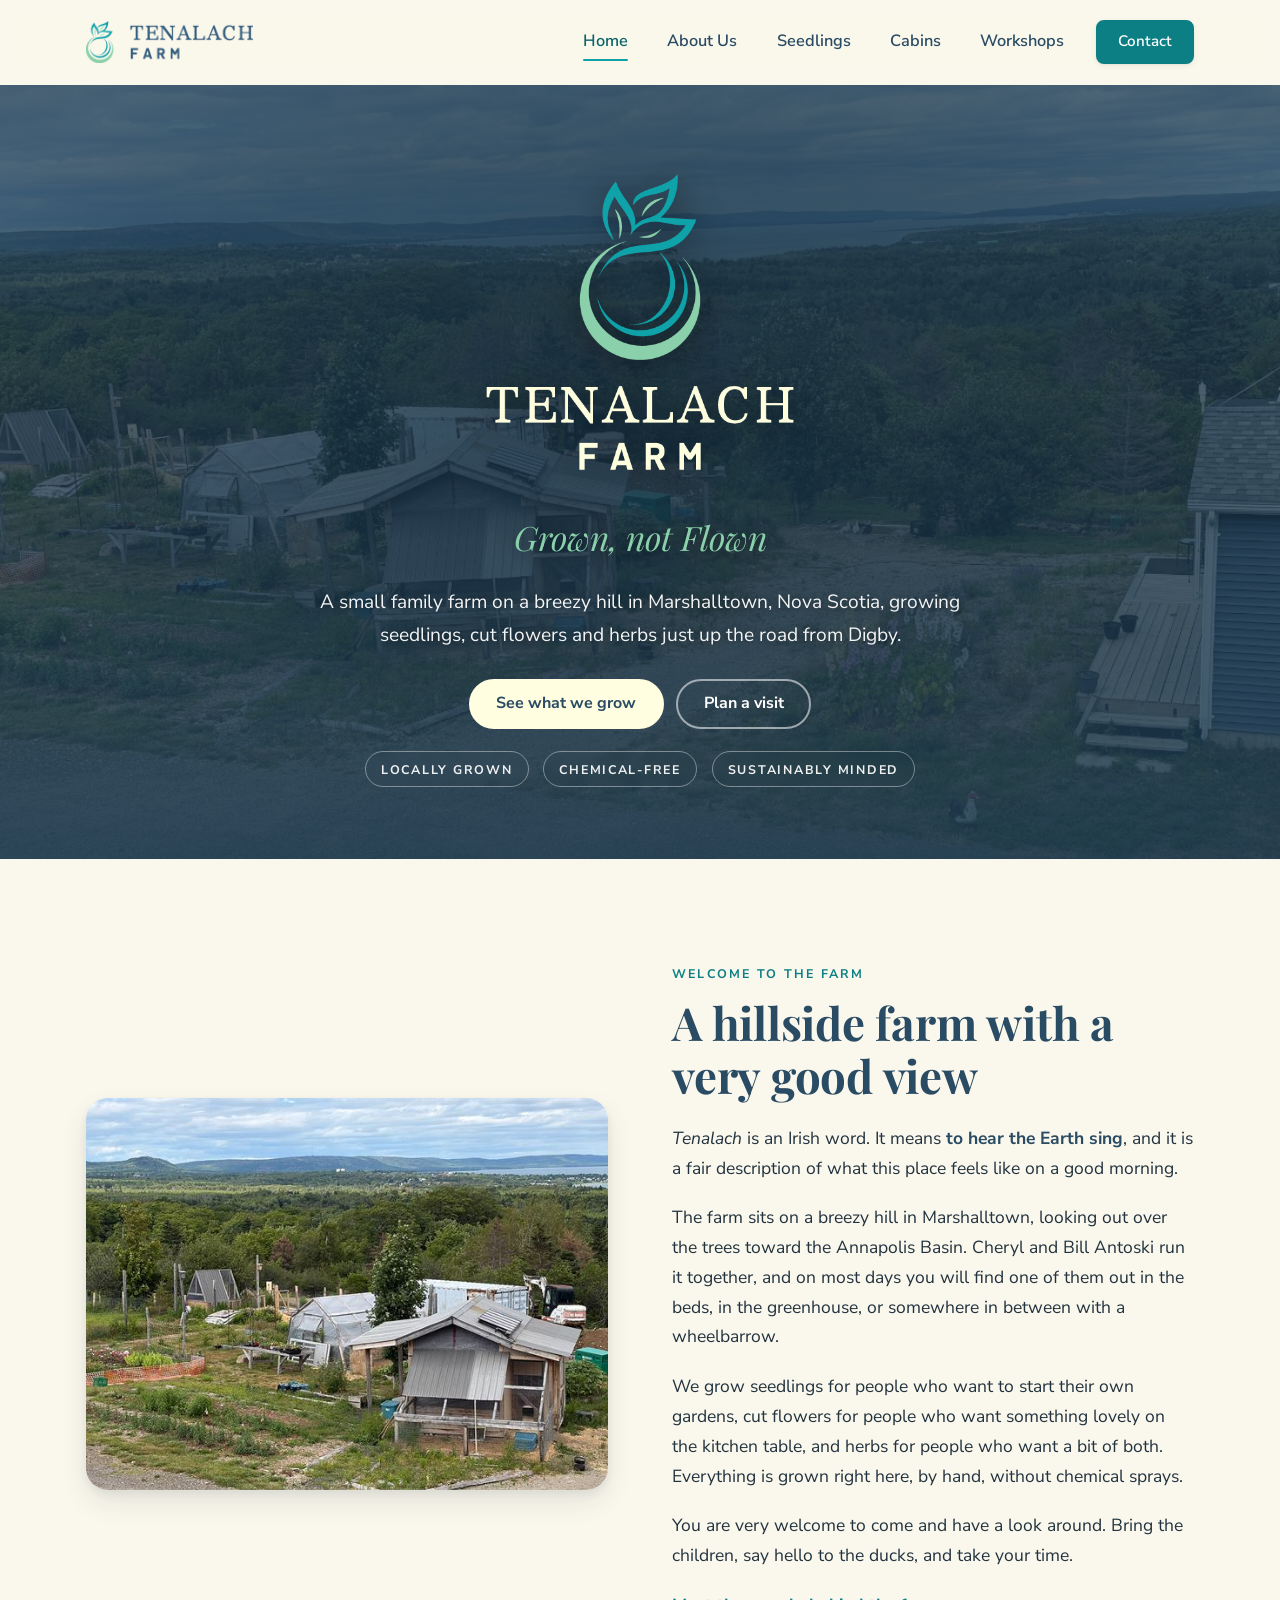
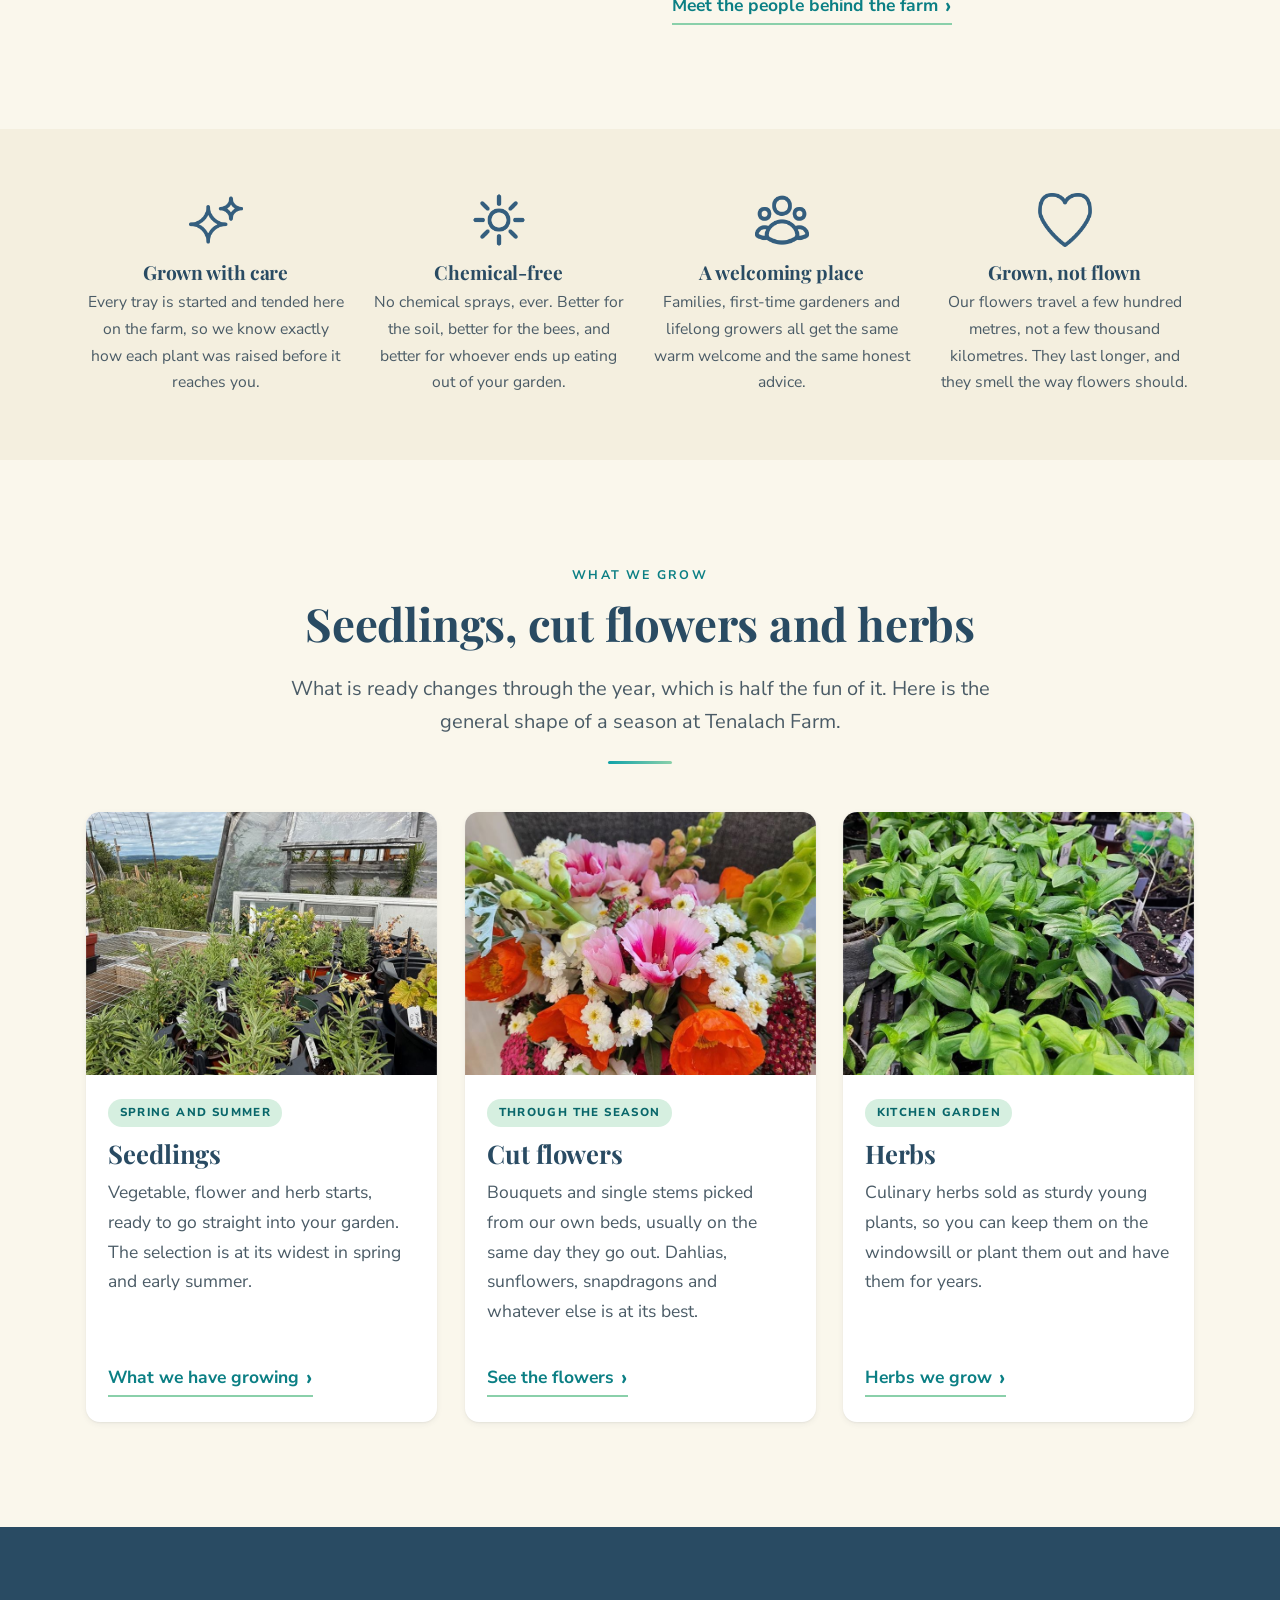
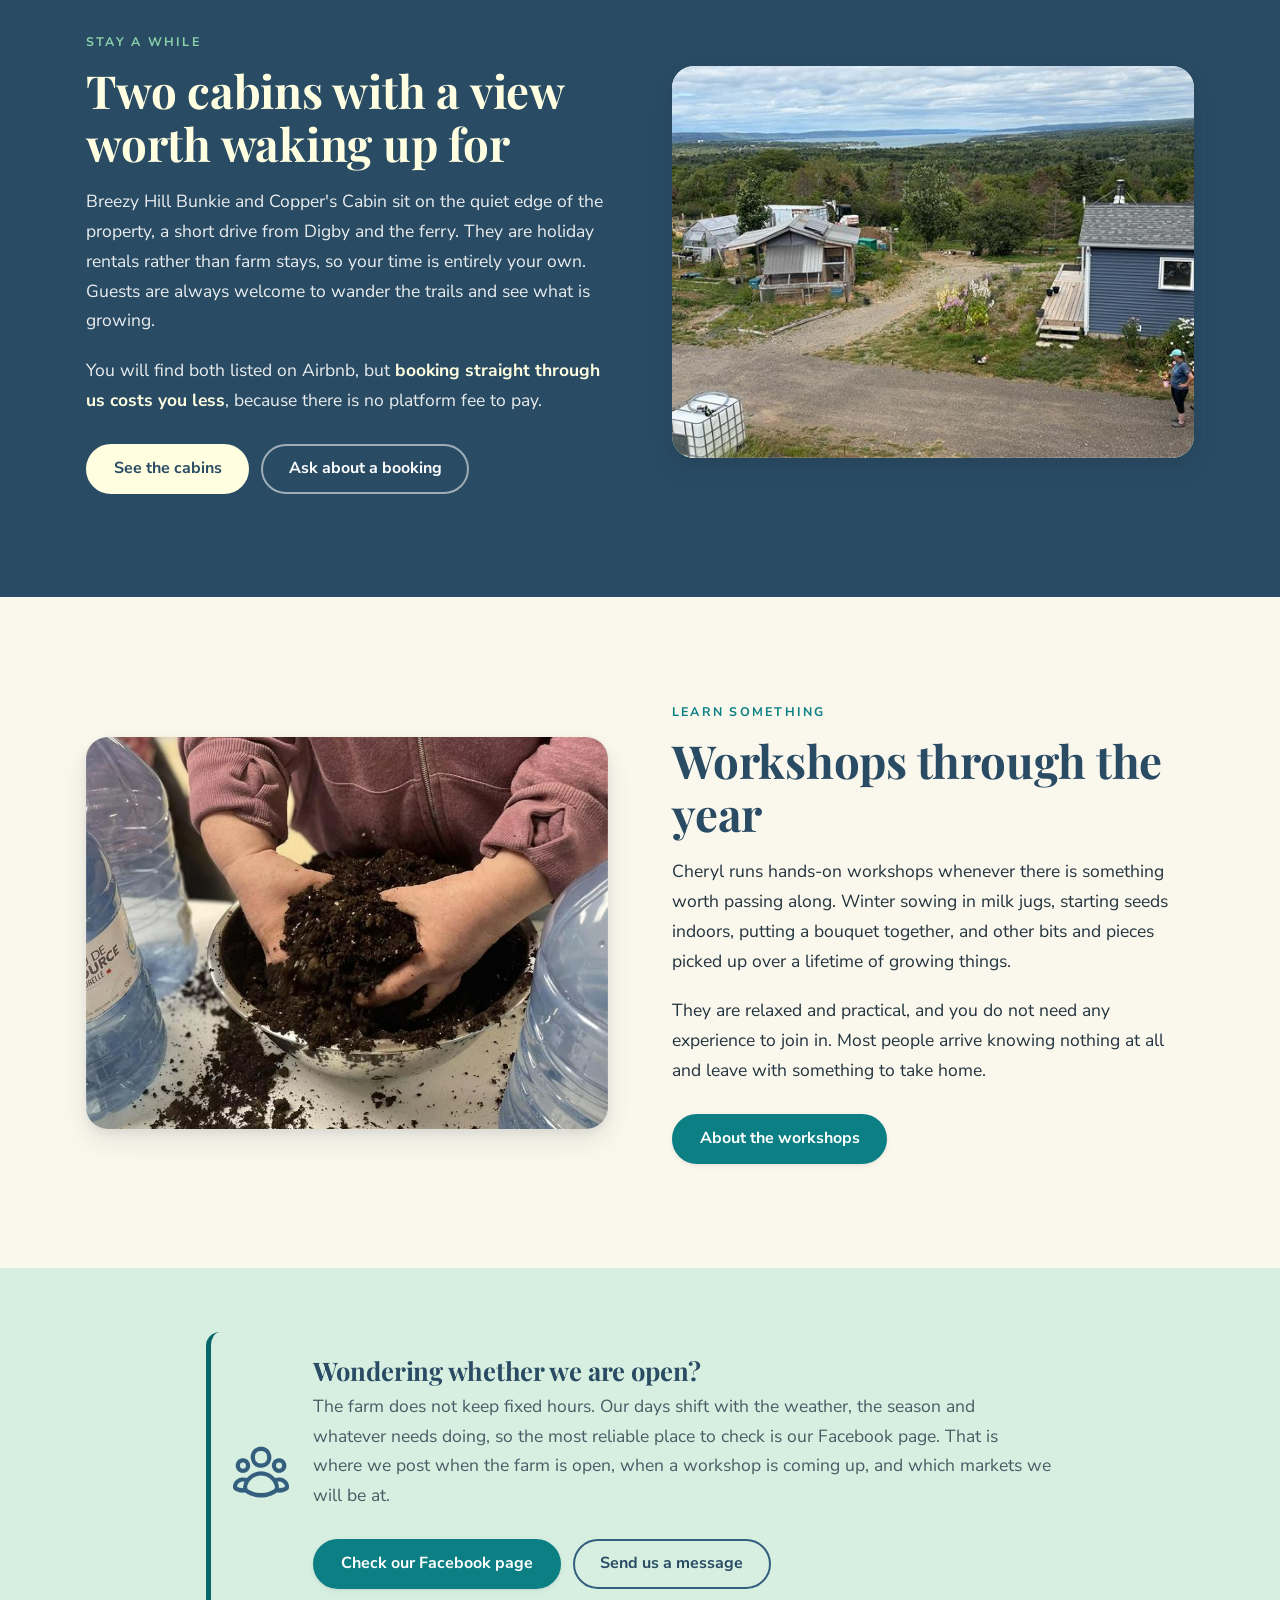
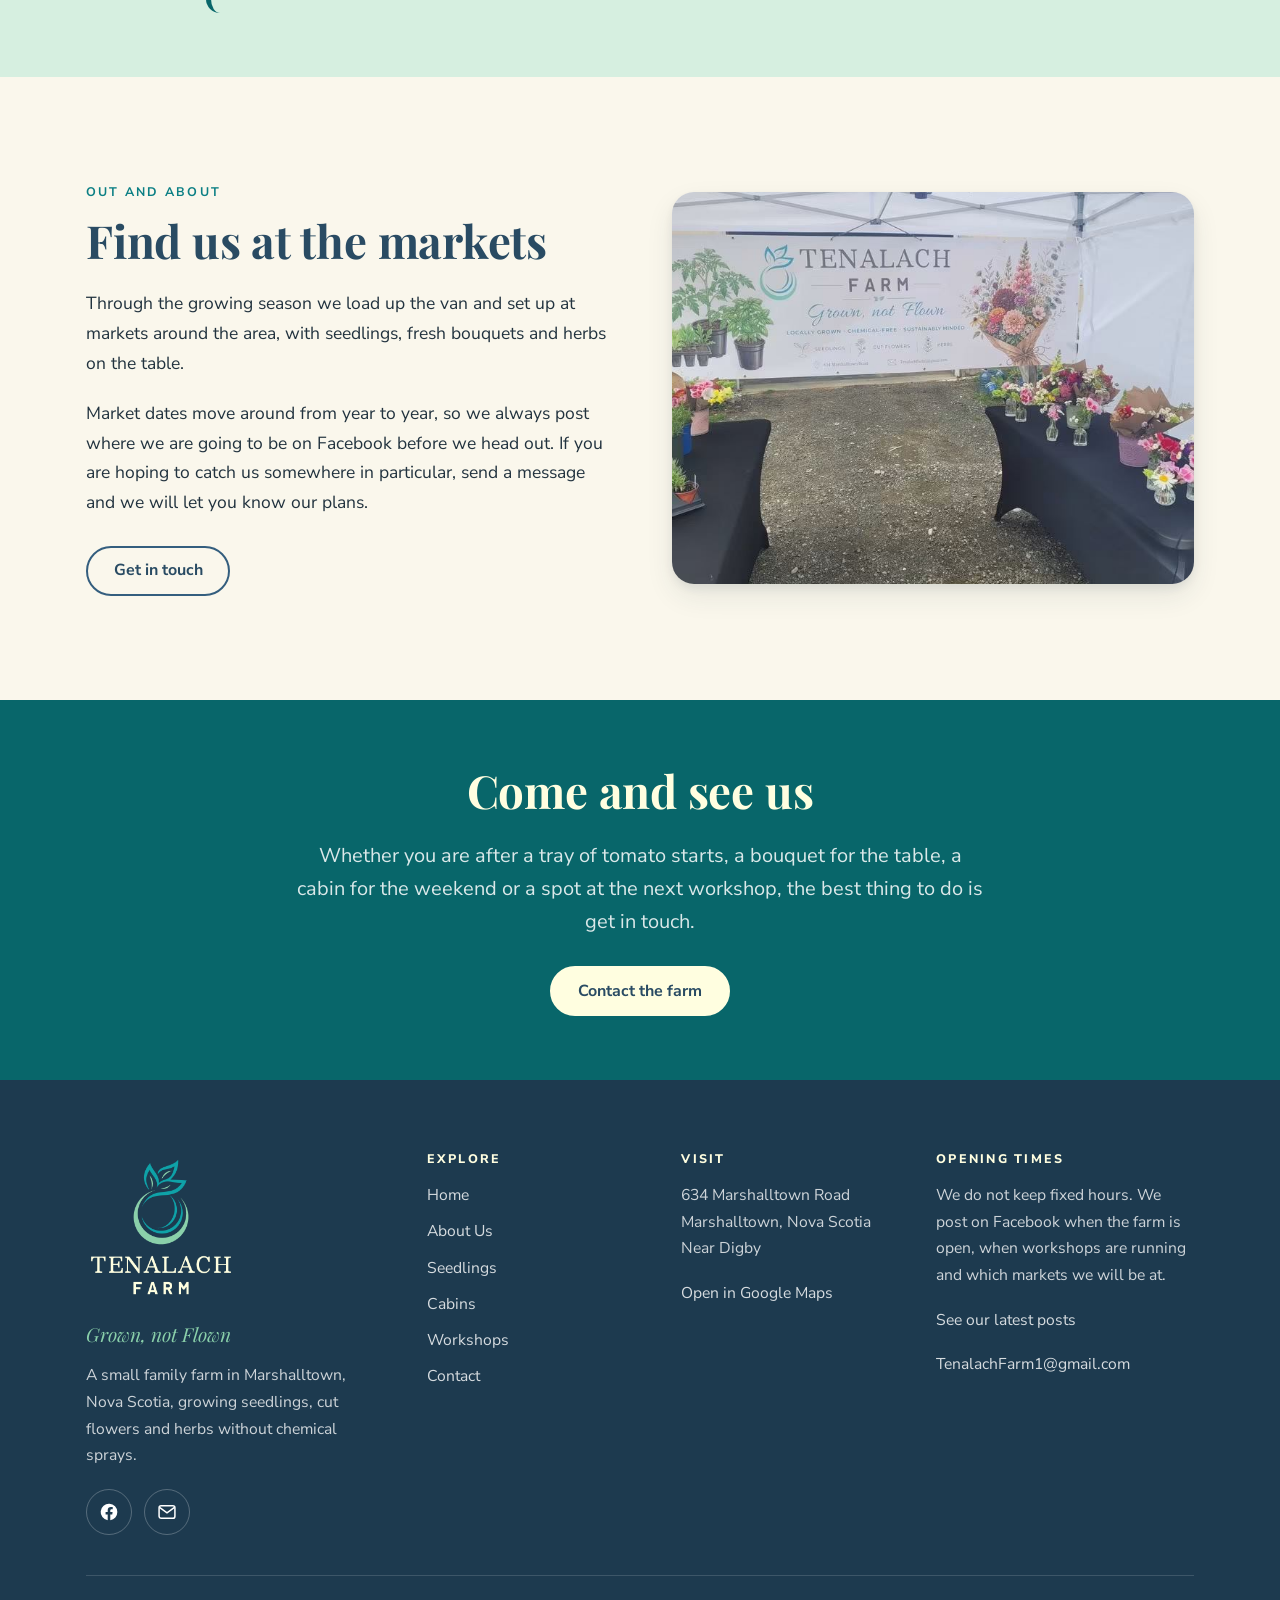
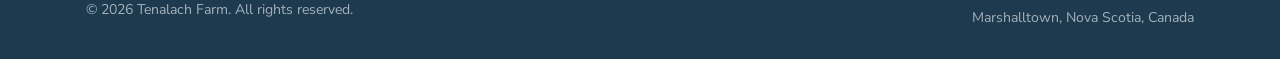
<file: index.html>
<!DOCTYPE html>
<html lang="en-CA">
<head>
<meta charset="utf-8">
<meta name="viewport" content="width=device-width, initial-scale=1">
<title>Tenalach Farm | Seedlings, Cut Flowers and Herbs in Marshalltown, Nova Scotia</title>
<meta name="description" content="A small family farm in Marshalltown, Nova Scotia, near Digby. Locally grown seedlings, cut flowers and herbs, hands-on workshops and two cabin rentals with a view.">
<link rel="canonical" href="https://tenalachfarm.ca/">

<meta property="og:type" content="website">
<meta property="og:title" content="Tenalach Farm | Marshalltown, Nova Scotia">
<meta property="og:description" content="Grown, not flown. Seedlings, cut flowers and herbs from a small family farm near Digby, Nova Scotia.">
<meta property="og:image" content="https://tenalachfarm.ca/images/farm/farm-flower-rows.jpg">
<meta property="og:locale" content="en_CA">
<meta name="theme-color" content="#345e7e">

<link rel="icon" href="images/brand/favicon.png" type="image/png">
<link rel="apple-touch-icon" href="images/brand/logo-mark.png">

<link rel="preconnect" href="https://fonts.googleapis.com">
<link rel="preconnect" href="https://fonts.gstatic.com" crossorigin>
<link href="https://fonts.googleapis.com/css2?family=Nunito+Sans:ital,wght@0,400;0,600;0,700;0,800;1,400&family=Playfair+Display:ital,wght@0,600;0,700;1,600&display=swap" rel="stylesheet">
<link rel="stylesheet" href="css/style.css">

<script type="application/ld+json">
{
  "@context": "https://schema.org",
  "@type": "LocalBusiness",
  "name": "Tenalach Farm",
  "description": "A small family farm growing seedlings, cut flowers and herbs in Marshalltown, Nova Scotia.",
  "slogan": "Grown, not Flown",
  "url": "https://tenalachfarm.ca/",
  "email": "TenalachFarm1@gmail.com",
  "image": "https://tenalachfarm.ca/images/farm/farm-flower-rows.jpg",
  "address": {
    "@type": "PostalAddress",
    "streetAddress": "634 Marshalltown Road",
    "addressLocality": "Marshalltown",
    "addressRegion": "NS",
    "addressCountry": "CA"
  },
  "sameAs": ["https://www.facebook.com/TenalachFarm1"]
}
</script>
</head>
<body>

<a class="skip-link" href="#main">Skip to main content</a>

<!-- ============================= HEADER ============================= -->
<header class="site-header">
  <div class="container header-inner">
    <a class="brand" href="index.html" aria-label="Tenalach Farm, home">
      <img class="brand-logo" src="images/brand/TF_MenuLogo.png" alt="" width="350" height="88">
    </a>

    <nav class="nav-desktop" aria-label="Main">
      <ul>
        <li><a href="index.html" aria-current="page">Home</a></li>
        <li><a href="about.html">About Us</a></li>
        <li><a href="seedlings.html">Seedlings</a></li>
        <li><a href="cabins.html">Cabins</a></li>
        <li><a href="workshops.html">Workshops</a></li>
        <li><a class="btn btn--primary" href="contact.html">Contact</a></li>
      </ul>
    </nav>

    <button class="nav-toggle" type="button" aria-expanded="false" aria-controls="mobileNav" aria-label="Open menu">
      <span></span><span></span><span></span>
    </button>
  </div>
</header>

<div class="mobile-nav" id="mobileNav">
  <nav aria-label="Mobile">
    <ul>
      <li><a href="index.html" aria-current="page">Home</a></li>
      <li><a href="about.html">About Us</a></li>
      <li><a href="seedlings.html">Seedlings</a></li>
      <li><a href="cabins.html">Cabins</a></li>
      <li><a href="workshops.html">Workshops</a></li>
      <li><a href="contact.html">Contact</a></li>
    </ul>
  </nav>
  <div class="mobile-nav-footer">
    <p>634 Marshalltown Road<br>Marshalltown, Nova Scotia</p>
    <p><a href="mailto:TenalachFarm1@gmail.com">TenalachFarm1@gmail.com</a></p>
  </div>
</div>

<main id="main">

  <!-- ============================= HERO ============================= -->
  <section class="hero hero--center">
    <div class="hero__media">
      <img src="images/misc/Hero_Background.jpg"
           srcset="images/misc/Hero_Background-800.jpg 800w, images/misc/Hero_Background.jpg 1344w"
           sizes="100vw"
           alt="The farm on its hillside, greenhouse and outbuildings among the growing beds, looking out over the woods to the Annapolis Basin"
           width="1344" height="695" fetchpriority="high" decoding="async">
    </div>
    <div class="container hero__inner">
      <h1><img class="hero__logo" src="images/brand/logo-full.png" alt="Tenalach Farm" width="512" height="512"></h1>
      <p class="hero__tagline">Grown, not Flown</p>
      <p class="hero__text">A small family farm on a breezy hill in Marshalltown, Nova Scotia, growing seedlings, cut flowers and herbs just up the road from Digby.</p>
      <div class="btn-row btn-row--center">
        <a class="btn btn--light" href="seedlings.html">See what we grow</a>
        <a class="btn btn--outline-light" href="contact.html">Plan a visit</a>
      </div>
      <ul class="hero__badges">
        <li>Locally grown</li>
        <li>Chemical-free</li>
        <li>Sustainably minded</li>
      </ul>
    </div>
  </section>

  <!-- ============================= WELCOME ============================= -->
  <section class="section">
    <div class="container">
      <div class="split">
        <div class="split__media reveal">
          <img src="images/farm/farm-overview.jpg"
               srcset="images/farm/farm-overview-800.jpg 800w, images/farm/farm-overview.jpg 1600w"
               sizes="(min-width: 56em) 50vw, 100vw"
               alt="The farm buildings, greenhouse and garden beds seen from the top of the hill, with the valley behind"
               width="1600" height="900" loading="lazy" decoding="async">
        </div>
        <div class="split__body reveal">
          <span class="eyebrow">Welcome to the farm</span>
          <h2>A hillside farm with a very good view</h2>
          <p><em>Tenalach</em> is an Irish word. It means <strong>to hear the Earth sing</strong>, and it is a fair description of what this place feels like on a good morning.</p>
          <p>The farm sits on a breezy hill in Marshalltown, looking out over the trees toward the Annapolis Basin. Cheryl and Bill Antoski run it together, and on most days you will find one of them out in the beds, in the greenhouse, or somewhere in between with a wheelbarrow.</p>
          <p>We grow seedlings for people who want to start their own gardens, cut flowers for people who want something lovely on the kitchen table, and herbs for people who want a bit of both. Everything is grown right here, by hand, without chemical sprays.</p>
          <p>You are very welcome to come and have a look around. Bring the children, say hello to the ducks, and take your time.</p>
          <a class="link-arrow" href="about.html">Meet the people behind the farm</a>
        </div>
      </div>
    </div>
  </section>

  <!-- ============================= VALUES ============================= -->
  <section class="section section--cream section--tight">
    <div class="container">
      <div class="values reveal-group">
        <div class="value reveal">
          <img class="value__icon" src="images/brand/icon-quality-blue.png" alt="" width="54" height="54" loading="lazy">
          <h3>Grown with care</h3>
          <p>Every tray is started and tended here on the farm, so we know exactly how each plant was raised before it reaches you.</p>
        </div>
        <div class="value reveal">
          <img class="value__icon" src="images/brand/icon-sun-blue.png" alt="" width="54" height="54" loading="lazy">
          <h3>Chemical-free</h3>
          <p>No chemical sprays, ever. Better for the soil, better for the bees, and better for whoever ends up eating out of your garden.</p>
        </div>
        <div class="value reveal">
          <img class="value__icon" src="images/brand/icon-people-blue.png" alt="" width="54" height="54" loading="lazy">
          <h3>A welcoming place</h3>
          <p>Families, first-time gardeners and lifelong growers all get the same warm welcome and the same honest advice.</p>
        </div>
        <div class="value reveal">
          <img class="value__icon" src="images/brand/icon-heart-blue.png" alt="" width="54" height="54" loading="lazy">
          <h3>Grown, not flown</h3>
          <p>Our flowers travel a few hundred metres, not a few thousand kilometres. They last longer, and they smell the way flowers should.</p>
        </div>
      </div>
    </div>
  </section>

  <!-- ============================= WHAT WE GROW ============================= -->
  <section class="section">
    <div class="container">
      <div class="section-head section-head--center reveal">
        <span class="eyebrow">What we grow</span>
        <h2>Seedlings, cut flowers and herbs</h2>
        <p class="lede">What is ready changes through the year, which is half the fun of it. Here is the general shape of a season at Tenalach Farm.</p>
        <div class="rule"></div>
      </div>

      <div class="card-grid reveal-group">
        <article class="card reveal">
          <div class="card__media">
            <img src="images/seedlings/seedlings-greenhouse-800.jpg"
                 srcset="images/seedlings/seedlings-greenhouse-800.jpg 800w, images/seedlings/seedlings-greenhouse.jpg 1600w"
                 sizes="(min-width: 56em) 33vw, 100vw"
                 alt="Benches of potted seedlings outside the greenhouse"
                 width="800" height="1422" loading="lazy" decoding="async">
          </div>
          <div class="card__body">
            <span class="card__tag">Spring and summer</span>
            <h3>Seedlings</h3>
            <p>Vegetable, flower and herb starts, ready to go straight into your garden. The selection is at its widest in spring and early summer.</p>
            <a class="link-arrow" href="seedlings.html">What we have growing</a>
          </div>
        </article>

        <article class="card reveal">
          <div class="card__media">
            <img src="images/flowers/bouquet-mixed-800.jpg"
                 srcset="images/flowers/bouquet-mixed-800.jpg 800w, images/flowers/bouquet-mixed.jpg 1536w"
                 sizes="(min-width: 56em) 33vw, 100vw"
                 alt="A mixed bouquet of snapdragons, poppies and garden flowers"
                 width="800" height="1067" loading="lazy" decoding="async">
          </div>
          <div class="card__body">
            <span class="card__tag">Through the season</span>
            <h3>Cut flowers</h3>
            <p>Bouquets and single stems picked from our own beds, usually on the same day they go out. Dahlias, sunflowers, snapdragons and whatever else is at its best.</p>
            <a class="link-arrow" href="seedlings.html#flowers">See the flowers</a>
          </div>
        </article>

        <article class="card reveal">
          <div class="card__media">
            <img src="images/seedlings/seedlings-leafy-800.jpg"
                 srcset="images/seedlings/seedlings-leafy-800.jpg 800w, images/seedlings/seedlings-leafy.jpg 1350w"
                 sizes="(min-width: 56em) 33vw, 100vw"
                 alt="Close up of healthy green herb seedlings in trays"
                 width="800" height="1067" loading="lazy" decoding="async">
          </div>
          <div class="card__body">
            <span class="card__tag">Kitchen garden</span>
            <h3>Herbs</h3>
            <p>Culinary herbs sold as sturdy young plants, so you can keep them on the windowsill or plant them out and have them for years.</p>
            <a class="link-arrow" href="seedlings.html#herbs">Herbs we grow</a>
          </div>
        </article>
      </div>
    </div>
  </section>

  <!-- ============================= CABINS ============================= -->
  <section class="section section--blue">
    <div class="container">
      <div class="showcase showcase--reverse">
        <div class="showcase__media reveal">
          <img src="images/farm/farm-cabins-lane.jpg"
               srcset="images/farm/farm-cabins-lane-800.jpg 800w, images/farm/farm-cabins-lane.jpg 1600w"
               sizes="(min-width: 56em) 50vw, 100vw"
               alt="The gravel lane running past the cabins, with the wooded valley stretching out behind"
               width="1600" height="900" loading="lazy" decoding="async">
        </div>
        <div class="showcase__body reveal">
          <span class="eyebrow">Stay a while</span>
          <h2>Two cabins with a view worth waking up for</h2>
          <p>Breezy Hill Bunkie and Copper's Cabin sit on the quiet edge of the property, a short drive from Digby and the ferry. They are holiday rentals rather than farm stays, so your time is entirely your own. Guests are always welcome to wander the trails and see what is growing.</p>
          <p>You will find both listed on Airbnb, but <strong>booking straight through us costs you less</strong>, because there is no platform fee to pay.</p>
          <div class="btn-row">
            <a class="btn btn--light" href="cabins.html">See the cabins</a>
            <a class="btn btn--outline-light" href="cabins.html#enquire">Ask about a booking</a>
          </div>
        </div>
      </div>
    </div>
  </section>

  <!-- ============================= WORKSHOPS ============================= -->
  <section class="section">
    <div class="container">
      <div class="showcase">
        <div class="showcase__media reveal">
          <img src="images/workshops/workshop-soil-hands.jpg"
               srcset="images/workshops/workshop-soil-hands-800.jpg 800w, images/workshops/workshop-soil-hands.jpg 1536w"
               sizes="(min-width: 56em) 50vw, 100vw"
               alt="Two people mixing potting soil by hand in a bowl at a winter sowing workshop"
               width="1536" height="2048" loading="lazy" decoding="async">
        </div>
        <div class="showcase__body reveal">
          <span class="eyebrow">Learn something</span>
          <h2>Workshops through the year</h2>
          <p>Cheryl runs hands-on workshops whenever there is something worth passing along. Winter sowing in milk jugs, starting seeds indoors, putting a bouquet together, and other bits and pieces picked up over a lifetime of growing things.</p>
          <p>They are relaxed and practical, and you do not need any experience to join in. Most people arrive knowing nothing at all and leave with something to take home.</p>
          <div class="btn-row">
            <a class="btn btn--primary" href="workshops.html">About the workshops</a>
          </div>
        </div>
      </div>
    </div>
  </section>

  <!-- ============================= HOURS / FACEBOOK ============================= -->
  <section class="section section--sage section--tight">
    <div class="container container--mid">
      <div class="notice notice--sage fb-callout reveal">
        <img class="fb-callout__icon" src="images/brand/icon-people-blue.png" alt="" width="56" height="56" loading="lazy">
        <div>
          <h3>Wondering whether we are open?</h3>
          <p>The farm does not keep fixed hours. Our days shift with the weather, the season and whatever needs doing, so the most reliable place to check is our Facebook page. That is where we post when the farm is open, when a workshop is coming up, and which markets we will be at.</p>
          <div class="btn-row">
            <a class="btn btn--primary" href="https://www.facebook.com/TenalachFarm1" target="_blank" rel="noopener">Check our Facebook page</a>
            <a class="btn btn--ghost" href="contact.html">Send us a message</a>
          </div>
        </div>
      </div>
    </div>
  </section>

  <!-- ============================= MARKETS ============================= -->
  <section class="section">
    <div class="container">
      <div class="split split--reverse">
        <div class="split__media reveal">
          <img src="images/market/market-booth.jpg"
               alt="The Tenalach Farm market stall under a white tent, with bouquets and potted plants on black covered tables"
               width="720" height="960" loading="lazy" decoding="async">
        </div>
        <div class="split__body reveal">
          <span class="eyebrow">Out and about</span>
          <h2>Find us at the markets</h2>
          <p>Through the growing season we load up the van and set up at markets around the area, with seedlings, fresh bouquets and herbs on the table.</p>
          <p>Market dates move around from year to year, so we always post where we are going to be on Facebook before we head out. If you are hoping to catch us somewhere in particular, send a message and we will let you know our plans.</p>
          <div class="btn-row">
            <a class="btn btn--ghost" href="contact.html">Get in touch</a>
          </div>
        </div>
      </div>
    </div>
  </section>

  <!-- ============================= CTA ============================= -->
  <section class="section section--teal section--tight">
    <div class="container container--narrow">
      <div class="section-head section-head--center reveal" style="margin-bottom:0">
        <h2>Come and see us</h2>
        <p class="lede">Whether you are after a tray of tomato starts, a bouquet for the table, a cabin for the weekend or a spot at the next workshop, the best thing to do is get in touch.</p>
        <div class="btn-row btn-row--center">
          <a class="btn btn--light" href="contact.html">Contact the farm</a>
        </div>
      </div>
    </div>
  </section>

</main>

<!-- ============================= FOOTER ============================= -->
<footer class="site-footer">
  <div class="container">
    <div class="footer-grid">
      <div>
        <img class="footer-logo" src="images/brand/logo-full.png" alt="Tenalach Farm" width="150" height="150" loading="lazy">
        <p class="footer-tagline">Grown, not Flown</p>
        <p>A small family farm in Marshalltown, Nova Scotia, growing seedlings, cut flowers and herbs without chemical sprays.</p>
        <div class="social-row">
          <a href="https://www.facebook.com/TenalachFarm1" target="_blank" rel="noopener" aria-label="Tenalach Farm on Facebook">
            <svg viewBox="0 0 24 24" fill="currentColor" aria-hidden="true"><path d="M22 12a10 10 0 1 0-11.56 9.88v-6.99H7.9V12h2.54V9.8c0-2.5 1.49-3.89 3.77-3.89 1.09 0 2.24.2 2.24.2v2.46h-1.26c-1.24 0-1.63.77-1.63 1.56V12h2.78l-.45 2.89h-2.33v6.99A10 10 0 0 0 22 12Z"/></svg>
          </a>
          <a href="mailto:TenalachFarm1@gmail.com" aria-label="Email Tenalach Farm">
            <svg viewBox="0 0 24 24" fill="none" stroke="currentColor" stroke-width="1.8" aria-hidden="true"><rect x="2.5" y="4.5" width="19" height="15" rx="2.5"/><path d="m3 6.5 9 6.5 9-6.5"/></svg>
          </a>
        </div>
      </div>

      <div>
        <h4>Explore</h4>
        <ul class="footer-nav">
          <li><a href="index.html">Home</a></li>
          <li><a href="about.html">About Us</a></li>
          <li><a href="seedlings.html">Seedlings</a></li>
          <li><a href="cabins.html">Cabins</a></li>
          <li><a href="workshops.html">Workshops</a></li>
          <li><a href="contact.html">Contact</a></li>
        </ul>
      </div>

      <div>
        <h4>Visit</h4>
        <p>
          634 Marshalltown Road<br>
          Marshalltown, Nova Scotia<br>
          Near Digby
        </p>
        <p><a href="https://maps.google.com/?q=634+Marshalltown+Road,+Marshalltown,+Nova+Scotia" target="_blank" rel="noopener">Open in Google Maps</a></p>
      </div>

      <div>
        <h4>Opening times</h4>
        <p>We do not keep fixed hours. We post on Facebook when the farm is open, when workshops are running and which markets we will be at.</p>
        <p><a href="https://www.facebook.com/TenalachFarm1" target="_blank" rel="noopener">See our latest posts</a></p>
        <p><a href="mailto:TenalachFarm1@gmail.com">TenalachFarm1@gmail.com</a></p>
      </div>
    </div>

    <div class="footer-bottom">
      <p>&copy; <span data-year>2026</span> Tenalach Farm. All rights reserved.</p>
      <p>Marshalltown, Nova Scotia, Canada</p>
    </div>
  </div>
</footer>

<script src="js/main.js" defer></script>
</body>
</html>
</file>
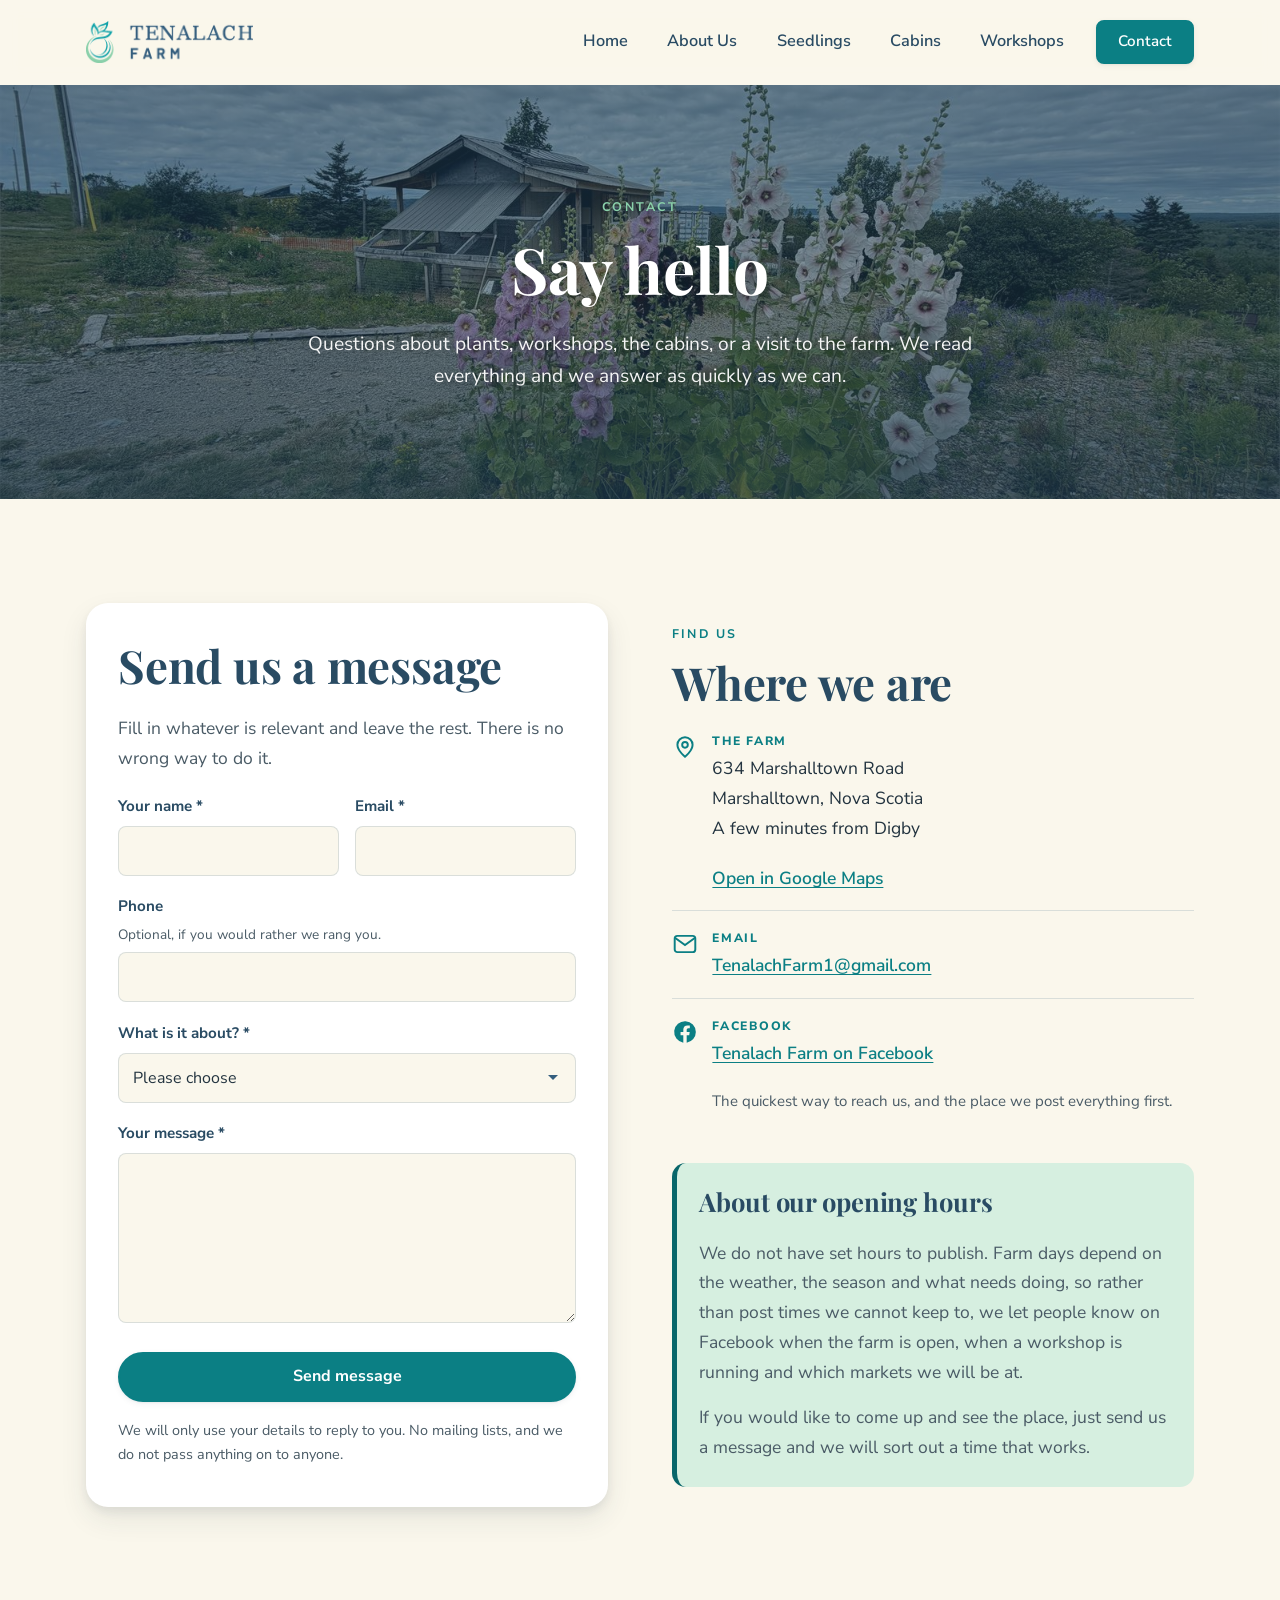
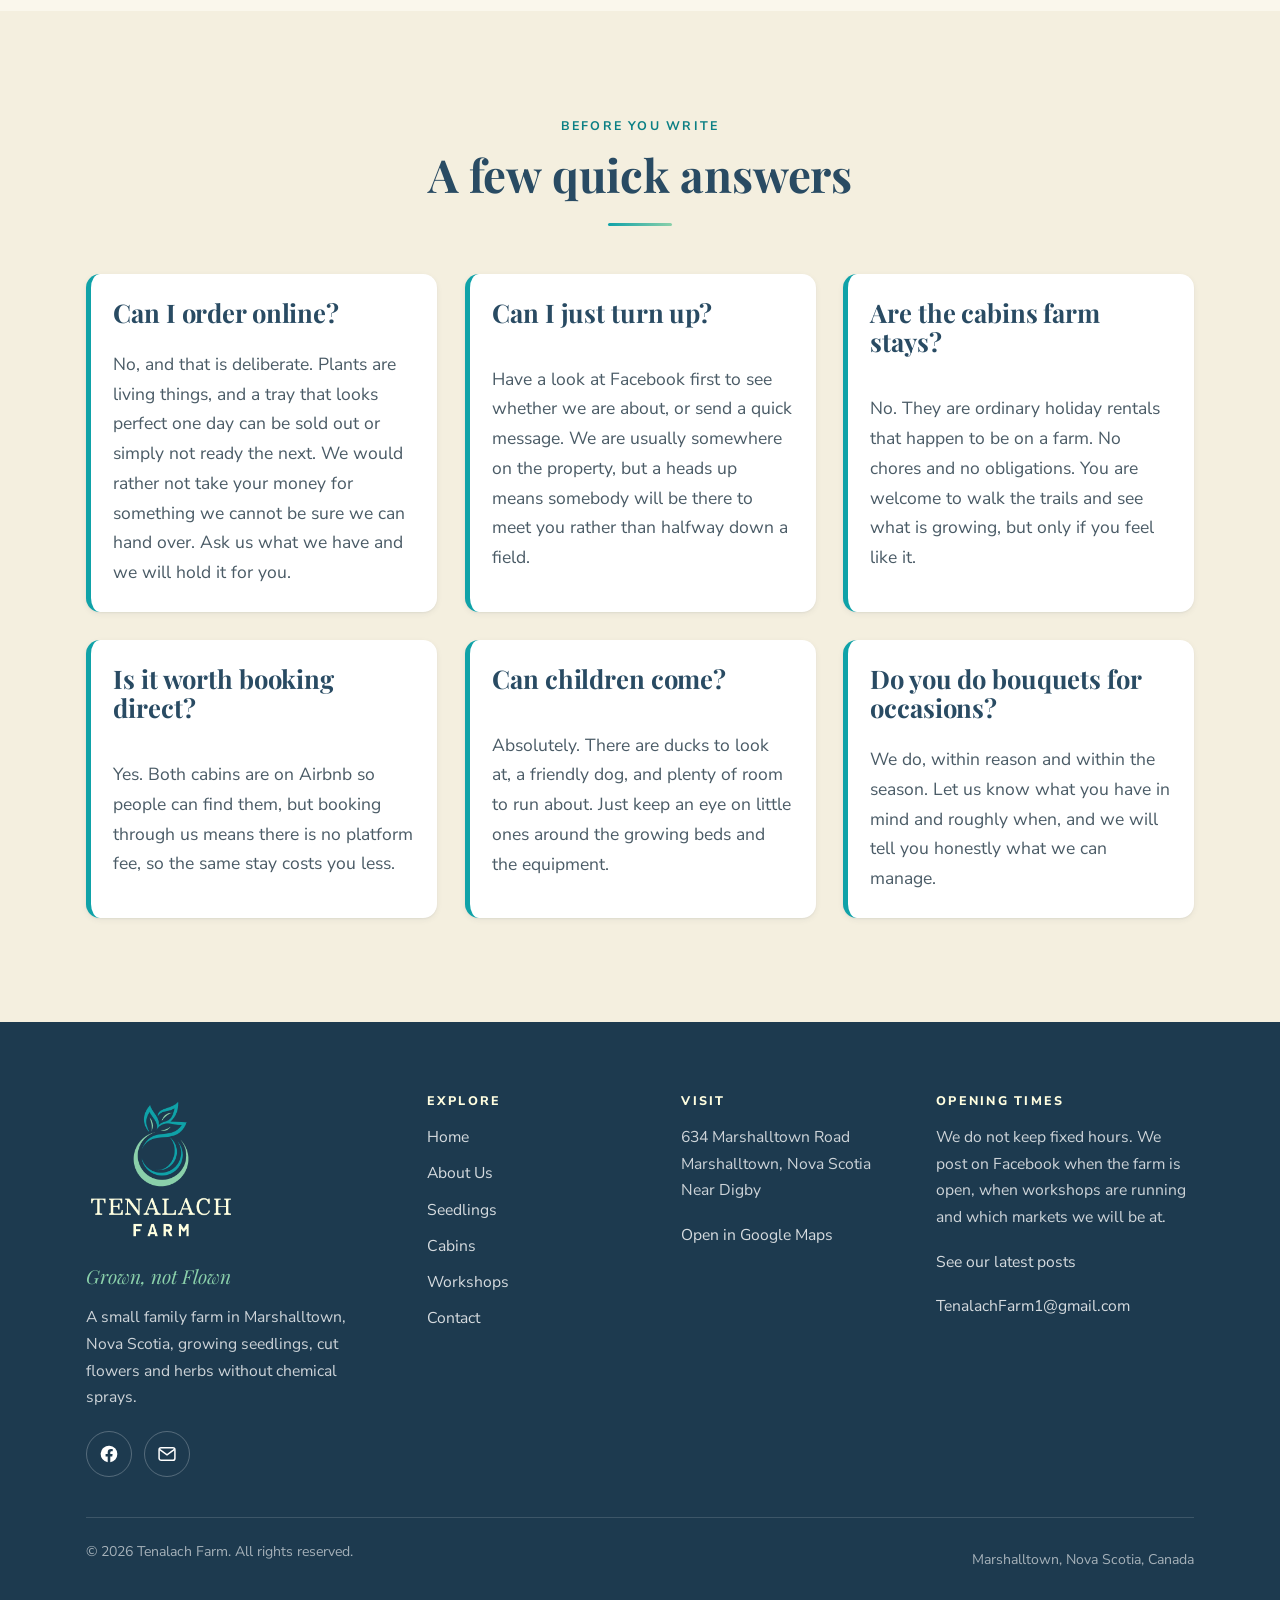
<file: contact.html>
<!DOCTYPE html>
<html lang="en-CA">
<head>
<meta charset="utf-8">
<meta name="viewport" content="width=device-width, initial-scale=1">
<title>Contact | Tenalach Farm, Marshalltown, Nova Scotia</title>
<meta name="description" content="Get in touch with Tenalach Farm in Marshalltown, Nova Scotia. Ask about seedlings, cut flowers, workshops or the cabin rentals, or arrange a time to visit the farm.">
<link rel="canonical" href="https://tenalachfarm.ca/contact.html">

<meta property="og:type" content="website">
<meta property="og:title" content="Contact Tenalach Farm">
<meta property="og:description" content="Ask about plants, workshops, the cabins, or arrange a visit to the farm near Digby, Nova Scotia.">
<meta property="og:image" content="https://tenalachfarm.ca/images/farm/farm-hollyhocks.jpg">
<meta name="theme-color" content="#345e7e">

<link rel="icon" href="images/brand/favicon.png" type="image/png">
<link rel="apple-touch-icon" href="images/brand/logo-mark.png">

<link rel="preconnect" href="https://fonts.googleapis.com">
<link rel="preconnect" href="https://fonts.gstatic.com" crossorigin>
<link href="https://fonts.googleapis.com/css2?family=Nunito+Sans:ital,wght@0,400;0,600;0,700;0,800;1,400&family=Playfair+Display:ital,wght@0,600;0,700;1,600&display=swap" rel="stylesheet">
<link rel="stylesheet" href="css/style.css">
</head>
<body>

<a class="skip-link" href="#main">Skip to main content</a>

<header class="site-header">
  <div class="container header-inner">
    <a class="brand" href="index.html" aria-label="Tenalach Farm, home">
      <img class="brand-logo" src="images/brand/TF_MenuLogo.png" alt="" width="350" height="88">
    </a>
    <nav class="nav-desktop" aria-label="Main">
      <ul>
        <li><a href="index.html">Home</a></li>
        <li><a href="about.html">About Us</a></li>
        <li><a href="seedlings.html">Seedlings</a></li>
        <li><a href="cabins.html">Cabins</a></li>
        <li><a href="workshops.html">Workshops</a></li>
        <li><a class="btn btn--primary" href="contact.html" aria-current="page">Contact</a></li>
      </ul>
    </nav>
    <button class="nav-toggle" type="button" aria-expanded="false" aria-controls="mobileNav" aria-label="Open menu">
      <span></span><span></span><span></span>
    </button>
  </div>
</header>

<div class="mobile-nav" id="mobileNav">
  <nav aria-label="Mobile">
    <ul>
      <li><a href="index.html">Home</a></li>
      <li><a href="about.html">About Us</a></li>
      <li><a href="seedlings.html">Seedlings</a></li>
      <li><a href="cabins.html">Cabins</a></li>
      <li><a href="workshops.html">Workshops</a></li>
      <li><a href="contact.html" aria-current="page">Contact</a></li>
    </ul>
  </nav>
  <div class="mobile-nav-footer">
    <p>634 Marshalltown Road<br>Marshalltown, Nova Scotia</p>
    <p><a href="mailto:TenalachFarm1@gmail.com">TenalachFarm1@gmail.com</a></p>
  </div>
</div>

<main id="main">

  <section class="hero hero--page hero--center">
    <div class="hero__media">
      <img src="images/farm/farm-hollyhocks.jpg"
           srcset="images/farm/farm-hollyhocks-800.jpg 800w, images/farm/farm-hollyhocks.jpg 1600w"
           sizes="100vw"
           alt="Hollyhocks flowering in front of the old barn at Tenalach Farm"
           width="1600" height="900" fetchpriority="high" decoding="async">
    </div>
    <div class="container hero__inner">
      <span class="hero__kicker">Contact</span>
      <h1>Say hello</h1>
      <p class="hero__text">Questions about plants, workshops, the cabins, or a visit to the farm. We read everything and we answer as quickly as we can.</p>
    </div>
  </section>

  <!-- ============================= FORM AND DETAILS ============================= -->
  <section class="section">
    <div class="container">
      <div class="split">

        <div class="reveal">
          <div class="form-card">
            <h2 style="margin-top:0">Send us a message</h2>
            <p style="color:var(--ink-soft)">Fill in whatever is relevant and leave the rest. There is no wrong way to do it.</p>

            <!--
              Set the action below to your Formspree endpoint, for example:
              action="https://formspree.io/f/xyzabcde"
              Until it is replaced the form validates and then tells the visitor
              to email instead, so no message is silently lost.
            -->
            <form data-form
                  action="https://formspree.io/f/REPLACE_WITH_YOUR_FORM_ID"
                  method="post"
                  data-success="Thank you for getting in touch. Your message has been sent and we will reply as soon as we can.">

              <input type="hidden" name="_subject" value="Message from tenalachfarm.ca">
              <div class="hp-field" aria-hidden="true">
                <label for="company">Company</label>
                <input type="text" id="company" name="_gotcha" tabindex="-1" autocomplete="off">
              </div>

              <div class="field-row">
                <div class="field">
                  <label for="name">Your name <span aria-hidden="true">*</span></label>
                  <input type="text" id="name" name="name" autocomplete="name" required>
                  <p class="field-error"></p>
                </div>
                <div class="field">
                  <label for="email">Email <span aria-hidden="true">*</span></label>
                  <input type="email" id="email" name="email" autocomplete="email" required>
                  <p class="field-error"></p>
                </div>
              </div>

              <div class="field">
                <label for="phone">Phone <span class="hint">Optional, if you would rather we rang you.</span></label>
                <input type="tel" id="phone" name="phone" autocomplete="tel">
                <p class="field-error"></p>
              </div>

              <div class="field">
                <label for="topic">What is it about? <span aria-hidden="true">*</span></label>
                <select id="topic" name="topic" required>
                  <option value="">Please choose</option>
                  <option value="Seedlings and plants">Seedlings and plants</option>
                  <option value="Cut flowers and bouquets">Cut flowers and bouquets</option>
                  <option value="Workshops">Workshops</option>
                  <option value="Cabin rentals">Cabin rentals</option>
                  <option value="Visiting the farm">Visiting the farm</option>
                  <option value="Markets">Markets</option>
                  <option value="Something else">Something else</option>
                </select>
                <p class="field-error"></p>
              </div>

              <div class="field">
                <label for="message">Your message <span aria-hidden="true">*</span></label>
                <textarea id="message" name="message" rows="6" required></textarea>
                <p class="field-error"></p>
              </div>

              <button class="btn btn--primary btn--block" type="submit">Send message</button>

              <div class="form-status" role="status" aria-live="polite"></div>
              <p class="form-note">We will only use your details to reply to you. No mailing lists, and we do not pass anything on to anyone.</p>
            </form>
          </div>
        </div>

        <div class="split__body reveal">
          <span class="eyebrow">Find us</span>
          <h2>Where we are</h2>

          <ul class="detail-list">
            <li>
              <svg class="detail__icon" viewBox="0 0 24 24" fill="none" stroke="currentColor" stroke-width="1.8" aria-hidden="true">
                <path d="M12 21s7-5.6 7-11a7 7 0 1 0-14 0c0 5.4 7 11 7 11Z"/><circle cx="12" cy="10" r="2.6"/>
              </svg>
              <div>
                <p class="detail__label">The farm</p>
                <p class="detail__value">
                  634 Marshalltown Road<br>
                  Marshalltown, Nova Scotia<br>
                  A few minutes from Digby
                </p>
                <p><a href="https://maps.google.com/?q=634+Marshalltown+Road,+Marshalltown,+Nova+Scotia" target="_blank" rel="noopener">Open in Google Maps</a></p>
              </div>
            </li>
            <li>
              <svg class="detail__icon" viewBox="0 0 24 24" fill="none" stroke="currentColor" stroke-width="1.8" aria-hidden="true">
                <rect x="2.5" y="4.5" width="19" height="15" rx="2.5"/><path d="m3 6.5 9 6.5 9-6.5"/>
              </svg>
              <div>
                <p class="detail__label">Email</p>
                <p class="detail__value"><a href="mailto:TenalachFarm1@gmail.com">TenalachFarm1@gmail.com</a></p>
              </div>
            </li>
            <li>
              <svg class="detail__icon" viewBox="0 0 24 24" fill="currentColor" aria-hidden="true">
                <path d="M22 12a10 10 0 1 0-11.56 9.88v-6.99H7.9V12h2.54V9.8c0-2.5 1.49-3.89 3.77-3.89 1.09 0 2.24.2 2.24.2v2.46h-1.26c-1.24 0-1.63.77-1.63 1.56V12h2.78l-.45 2.89h-2.33v6.99A10 10 0 0 0 22 12Z"/>
              </svg>
              <div>
                <p class="detail__label">Facebook</p>
                <p class="detail__value"><a href="https://www.facebook.com/TenalachFarm1" target="_blank" rel="noopener">Tenalach Farm on Facebook</a></p>
                <p style="color:var(--ink-soft);font-size:0.94rem">The quickest way to reach us, and the place we post everything first.</p>
              </div>
            </li>
          </ul>

          <div class="notice notice--sage" style="margin-top:2rem">
            <h3>About our opening hours</h3>
            <p>We do not have set hours to publish. Farm days depend on the weather, the season and what needs doing, so rather than post times we cannot keep to, we let people know on Facebook when the farm is open, when a workshop is running and which markets we will be at.</p>
            <p>If you would like to come up and see the place, just send us a message and we will sort out a time that works.</p>
          </div>
        </div>

      </div>
    </div>
  </section>

  <!-- ============================= QUICK ANSWERS ============================= -->
  <section class="section section--cream">
    <div class="container">
      <div class="section-head section-head--center reveal">
        <span class="eyebrow">Before you write</span>
        <h2>A few quick answers</h2>
        <div class="rule"></div>
      </div>

      <div class="card-grid reveal-group">
        <div class="notice reveal">
          <h3>Can I order online?</h3>
          <p>No, and that is deliberate. Plants are living things, and a tray that looks perfect one day can be sold out or simply not ready the next. We would rather not take your money for something we cannot be sure we can hand over. Ask us what we have and we will hold it for you.</p>
        </div>
        <div class="notice reveal">
          <h3>Can I just turn up?</h3>
          <p>Have a look at Facebook first to see whether we are about, or send a quick message. We are usually somewhere on the property, but a heads up means somebody will be there to meet you rather than halfway down a field.</p>
        </div>
        <div class="notice reveal">
          <h3>Are the cabins farm stays?</h3>
          <p>No. They are ordinary holiday rentals that happen to be on a farm. No chores and no obligations. You are welcome to walk the trails and see what is growing, but only if you feel like it.</p>
        </div>
        <div class="notice reveal">
          <h3>Is it worth booking direct?</h3>
          <p>Yes. Both cabins are on Airbnb so people can find them, but booking through us means there is no platform fee, so the same stay costs you less.</p>
        </div>
        <div class="notice reveal">
          <h3>Can children come?</h3>
          <p>Absolutely. There are ducks to look at, a friendly dog, and plenty of room to run about. Just keep an eye on little ones around the growing beds and the equipment.</p>
        </div>
        <div class="notice reveal">
          <h3>Do you do bouquets for occasions?</h3>
          <p>We do, within reason and within the season. Let us know what you have in mind and roughly when, and we will tell you honestly what we can manage.</p>
        </div>
      </div>
    </div>
  </section>

</main>

<footer class="site-footer">
  <div class="container">
    <div class="footer-grid">
      <div>
        <img class="footer-logo" src="images/brand/logo-full.png" alt="Tenalach Farm" width="150" height="150" loading="lazy">
        <p class="footer-tagline">Grown, not Flown</p>
        <p>A small family farm in Marshalltown, Nova Scotia, growing seedlings, cut flowers and herbs without chemical sprays.</p>
        <div class="social-row">
          <a href="https://www.facebook.com/TenalachFarm1" target="_blank" rel="noopener" aria-label="Tenalach Farm on Facebook">
            <svg viewBox="0 0 24 24" fill="currentColor" aria-hidden="true"><path d="M22 12a10 10 0 1 0-11.56 9.88v-6.99H7.9V12h2.54V9.8c0-2.5 1.49-3.89 3.77-3.89 1.09 0 2.24.2 2.24.2v2.46h-1.26c-1.24 0-1.63.77-1.63 1.56V12h2.78l-.45 2.89h-2.33v6.99A10 10 0 0 0 22 12Z"/></svg>
          </a>
          <a href="mailto:TenalachFarm1@gmail.com" aria-label="Email Tenalach Farm">
            <svg viewBox="0 0 24 24" fill="none" stroke="currentColor" stroke-width="1.8" aria-hidden="true"><rect x="2.5" y="4.5" width="19" height="15" rx="2.5"/><path d="m3 6.5 9 6.5 9-6.5"/></svg>
          </a>
        </div>
      </div>
      <div>
        <h4>Explore</h4>
        <ul class="footer-nav">
          <li><a href="index.html">Home</a></li>
          <li><a href="about.html">About Us</a></li>
          <li><a href="seedlings.html">Seedlings</a></li>
          <li><a href="cabins.html">Cabins</a></li>
          <li><a href="workshops.html">Workshops</a></li>
          <li><a href="contact.html">Contact</a></li>
        </ul>
      </div>
      <div>
        <h4>Visit</h4>
        <p>
          634 Marshalltown Road<br>
          Marshalltown, Nova Scotia<br>
          Near Digby
        </p>
        <p><a href="https://maps.google.com/?q=634+Marshalltown+Road,+Marshalltown,+Nova+Scotia" target="_blank" rel="noopener">Open in Google Maps</a></p>
      </div>
      <div>
        <h4>Opening times</h4>
        <p>We do not keep fixed hours. We post on Facebook when the farm is open, when workshops are running and which markets we will be at.</p>
        <p><a href="https://www.facebook.com/TenalachFarm1" target="_blank" rel="noopener">See our latest posts</a></p>
        <p><a href="mailto:TenalachFarm1@gmail.com">TenalachFarm1@gmail.com</a></p>
      </div>
    </div>
    <div class="footer-bottom">
      <p>&copy; <span data-year>2026</span> Tenalach Farm. All rights reserved.</p>
      <p>Marshalltown, Nova Scotia, Canada</p>
    </div>
  </div>
</footer>

<script src="js/main.js" defer></script>
</body>
</html>
</file>
<file: css/style.css>
/* ==========================================================================
   Tenalach Farm
   Marshalltown, Nova Scotia
   --------------------------------------------------------------------------
   Built mobile first. Every base rule targets small screens; the media
   queries at 40em / 56em / 75em progressively enhance for larger displays.
   ========================================================================== */

/* --------------------------------------------------------------------------
   1. Design tokens
   -------------------------------------------------------------------------- */

:root {
  /* Brand colours sampled directly from the supplied logo files */
  --teal:        #0fa2a8;
  --teal-dark:   #0b7f84;
  --teal-deep:   #08666a;
  --sage:        #8ad0aa;
  --sage-soft:   #d6efe0;
  --cream:       #fffee0;
  --blue:        #345e7e;
  --blue-dark:   #294b63;
  --blue-deep:   #1d3a4f;

  /* Neutrals, warmed slightly so nothing reads as clinical white */
  --paper:       #faf7ec;
  --paper-warm:  #f4efdf;
  --ink:         #22333f;
  --ink-soft:    #4a5b66;
  --line:        rgba(52, 94, 126, 0.16);

  --shadow-sm:   0 1px 2px rgba(34, 51, 63, 0.06), 0 2px 6px rgba(34, 51, 63, 0.06);
  --shadow-md:   0 4px 10px rgba(34, 51, 63, 0.08), 0 12px 28px rgba(34, 51, 63, 0.09);
  --shadow-lg:   0 10px 24px rgba(34, 51, 63, 0.10), 0 24px 60px rgba(34, 51, 63, 0.13);

  --radius-sm:   8px;
  --radius:      14px;
  --radius-lg:   22px;

  --font-display: "Playfair Display", Georgia, "Times New Roman", serif;
  --font-body:    "Nunito Sans", -apple-system, BlinkMacSystemFont, "Segoe UI", Roboto, Helvetica, Arial, sans-serif;

  --header-h:     68px;
  --container:    1180px;
  --gutter:       20px;

  --ease:         cubic-bezier(0.22, 0.61, 0.36, 1);
}

/* --------------------------------------------------------------------------
   2. Reset and base
   -------------------------------------------------------------------------- */

*, *::before, *::after { box-sizing: border-box; }

html {
  -webkit-text-size-adjust: 100%;
  scroll-behavior: smooth;
  scroll-padding-top: calc(var(--header-h) + 12px);
}

body {
  margin: 0;
  background: var(--paper);
  color: var(--ink);
  font-family: var(--font-body);
  font-size: 1.0625rem;      /* 17px, comfortable for all ages */
  line-height: 1.7;
  -webkit-font-smoothing: antialiased;
  overflow-x: hidden;
}

body.is-locked { overflow: hidden; }

img, picture, svg, video {
  display: block;
  max-width: 100%;
  height: auto;
}

h1, h2, h3, h4 {
  font-family: var(--font-display);
  font-weight: 700;
  line-height: 1.15;
  color: var(--blue-dark);
  margin: 0 0 0.5em;
  letter-spacing: -0.005em;
}

h1 { font-size: clamp(2.1rem, 7vw, 4rem); }
h2 { font-size: clamp(1.75rem, 5.2vw, 2.85rem); }
h3 { font-size: clamp(1.25rem, 3.6vw, 1.6rem); }
h4 { font-size: 1.1rem; }

p { margin: 0 0 1.15em; }
p:last-child { margin-bottom: 0; }

a { color: var(--teal-dark); text-decoration-thickness: 1px; text-underline-offset: 3px; }
a:hover { color: var(--teal-deep); }

ul, ol { margin: 0 0 1.15em; padding-left: 1.3em; }
li { margin-bottom: 0.4em; }

strong { font-weight: 700; color: var(--blue-dark); }

hr {
  border: 0;
  border-top: 1px solid var(--line);
  margin: 2.5rem 0;
}

:focus-visible {
  outline: 3px solid var(--teal);
  outline-offset: 3px;
  border-radius: 3px;
}

::selection { background: var(--sage); color: var(--blue-dark); }

/* --------------------------------------------------------------------------
   3. Layout helpers
   -------------------------------------------------------------------------- */

.container {
  width: 100%;
  max-width: var(--container);
  margin-inline: auto;
  padding-inline: var(--gutter);
}

.container--narrow { max-width: 760px; }
.container--mid { max-width: 940px; }

.section { padding-block: clamp(3rem, 9vw, 6.5rem); }
.section--tight { padding-block: clamp(2.25rem, 6vw, 4rem); }

.section--cream   { background: var(--paper-warm); }
.section--sage    { background: var(--sage-soft); }
.section--blue    { background: var(--blue-dark); }
.section--teal    { background: var(--teal-deep); }

.section--blue, .section--teal { color: rgba(255, 255, 255, 0.9); }
.section--blue h1, .section--blue h2, .section--blue h3,
.section--teal h1, .section--teal h2, .section--teal h3 { color: var(--cream); }
/* Body links go sage on the dark bands, but buttons must keep their own
   colours, so they are excluded rather than fought with !important. */
.section--blue a:not(.btn), .section--teal a:not(.btn) { color: var(--sage); }
.section--blue strong, .section--teal strong { color: var(--cream); }

.skip-link {
  position: absolute;
  left: -9999px;
  top: 0;
  z-index: 200;
  background: var(--blue-dark);
  color: var(--cream);
  padding: 0.85rem 1.25rem;
  border-radius: 0 0 var(--radius-sm) 0;
  font-weight: 700;
}
.skip-link:focus { left: 0; }

.sr-only {
  position: absolute;
  width: 1px; height: 1px;
  padding: 0; margin: -1px;
  overflow: hidden;
  clip: rect(0 0 0 0);
  white-space: nowrap;
  border: 0;
}

/* --------------------------------------------------------------------------
   4. Section headings
   -------------------------------------------------------------------------- */

.section-head { margin-bottom: clamp(1.75rem, 4vw, 3rem); }
.section-head--center { text-align: center; margin-inline: auto; max-width: 720px; }

.eyebrow {
  display: block;
  font-size: 0.78rem;
  font-weight: 700;
  letter-spacing: 0.18em;
  text-transform: uppercase;
  color: var(--teal-dark);
  margin-bottom: 0.75rem;
}
.section--blue .eyebrow, .section--teal .eyebrow { color: var(--sage); }

.lede {
  font-size: clamp(1.075rem, 2.4vw, 1.25rem);
  line-height: 1.65;
  color: var(--ink-soft);
}
.section--blue .lede, .section--teal .lede { color: rgba(255, 255, 255, 0.85); }

/* Small sage sprig used as a divider under centred headings */
.rule {
  width: 64px;
  height: 3px;
  border-radius: 3px;
  background: linear-gradient(90deg, var(--teal), var(--sage));
  margin: 1.25rem 0 0;
}
.section-head--center .rule { margin-inline: auto; }

/* --------------------------------------------------------------------------
   5. Buttons
   -------------------------------------------------------------------------- */

.btn {
  display: inline-flex;
  align-items: center;
  justify-content: center;
  gap: 0.55em;
  min-height: 50px;                 /* generous tap target on phones */
  padding: 0.8rem 1.6rem;
  border: 2px solid transparent;
  border-radius: 999px;
  font-family: var(--font-body);
  font-size: 1rem;
  font-weight: 700;
  line-height: 1.2;
  text-align: center;
  text-decoration: none;
  cursor: pointer;
  transition: transform 0.18s var(--ease), background-color 0.18s var(--ease),
              color 0.18s var(--ease), border-color 0.18s var(--ease),
              box-shadow 0.18s var(--ease);
}

.btn:active { transform: translateY(1px); }

.btn--primary {
  background: var(--teal-dark);
  border-color: var(--teal-dark);
  color: #fff;
  box-shadow: var(--shadow-sm);
}
.btn--primary:hover { background: var(--teal-deep); border-color: var(--teal-deep); color: #fff; box-shadow: var(--shadow-md); }

.btn--ghost {
  background: transparent;
  border-color: var(--blue);
  color: var(--blue-dark);
}
.btn--ghost:hover { background: var(--blue-dark); border-color: var(--blue-dark); color: var(--cream); }

.btn--light {
  background: var(--cream);
  border-color: var(--cream);
  color: var(--blue-dark);
}
.btn--light:hover { background: #fff; border-color: #fff; color: var(--blue-dark); }

.btn--outline-light {
  background: transparent;
  border-color: rgba(255, 255, 255, 0.55);
  color: #fff;
}
.btn--outline-light:hover { background: rgba(255, 255, 255, 0.12); border-color: #fff; color: #fff; }

.btn--block { width: 100%; }

.btn-row {
  display: flex;
  flex-wrap: wrap;
  gap: 0.75rem;
  margin-top: 1.75rem;
}
.btn-row--center { justify-content: center; }

/* Text link with a chevron */
.link-arrow {
  display: inline-flex;
  align-items: center;
  gap: 0.4em;
  font-weight: 700;
  text-decoration: none;
  border-bottom: 2px solid var(--sage);
  padding-bottom: 2px;
}
.link-arrow::after {
  content: "\203A";
  font-size: 1.3em;
  line-height: 0;
  transition: transform 0.18s var(--ease);
}
.link-arrow:hover::after { transform: translateX(4px); }

/* --------------------------------------------------------------------------
   6. Site header
   -------------------------------------------------------------------------- */

.site-header {
  position: sticky;
  top: 0;
  z-index: 100;
  background: rgba(250, 247, 236, 0.92);
  backdrop-filter: saturate(150%) blur(10px);
  -webkit-backdrop-filter: saturate(150%) blur(10px);
  border-bottom: 1px solid transparent;
  transition: box-shadow 0.25s var(--ease), border-color 0.25s var(--ease),
              background-color 0.25s var(--ease);
}

.site-header.is-stuck {
  border-bottom-color: var(--line);
  box-shadow: 0 2px 14px rgba(34, 51, 63, 0.07);
}

.header-inner {
  display: flex;
  align-items: center;
  justify-content: space-between;
  gap: 1rem;
  min-height: var(--header-h);
}

.brand {
  display: inline-flex;
  align-items: center;
  text-decoration: none;
  color: var(--blue-dark);
  flex-shrink: 0;
}

/* Single supplied lockup, mark and wordmark together. Height drives the size,
   width follows the intrinsic 350 x 88 ratio set on the img attributes. */
.brand-logo {
  display: block;
  height: 34px;
  width: auto;
}

/* Desktop navigation is hidden until there is room for it */
.nav-desktop { display: none; }

.nav-toggle {
  display: inline-flex;
  flex-direction: column;
  align-items: center;
  justify-content: center;
  gap: 5px;
  width: 48px;
  height: 48px;
  padding: 0;
  background: transparent;
  border: 0;
  border-radius: var(--radius-sm);
  cursor: pointer;
}

.nav-toggle span {
  display: block;
  width: 24px;
  height: 2px;
  border-radius: 2px;
  background: var(--blue-dark);
  transition: transform 0.28s var(--ease), opacity 0.2s var(--ease);
}

.nav-toggle[aria-expanded="true"] span:nth-child(1) { transform: translateY(7px) rotate(45deg); }
.nav-toggle[aria-expanded="true"] span:nth-child(2) { opacity: 0; }
.nav-toggle[aria-expanded="true"] span:nth-child(3) { transform: translateY(-7px) rotate(-45deg); }

/* --------------------------------------------------------------------------
   7. Mobile navigation overlay
   -------------------------------------------------------------------------- */

.mobile-nav {
  position: fixed;
  inset: 0;
  z-index: 99;
  background: var(--blue-dark);
  padding: calc(var(--header-h) + 1.5rem) var(--gutter) 2rem;
  overflow-y: auto;
  opacity: 0;
  visibility: hidden;
  transform: translateY(-8px);
  transition: opacity 0.25s var(--ease), transform 0.25s var(--ease), visibility 0.25s;
}

.mobile-nav.is-open {
  opacity: 1;
  visibility: visible;
  transform: none;
}

.mobile-nav ul {
  list-style: none;
  margin: 0 0 2rem;
  padding: 0;
}

.mobile-nav li { margin: 0; border-bottom: 1px solid rgba(255, 255, 255, 0.12); }

.mobile-nav a {
  display: block;
  padding: 1.05rem 0.25rem;
  font-family: var(--font-display);
  font-size: 1.5rem;
  font-weight: 600;
  color: var(--cream);
  text-decoration: none;
}

.mobile-nav a:hover,
.mobile-nav a[aria-current="page"] { color: var(--sage); }

.mobile-nav-footer {
  color: rgba(255, 255, 255, 0.75);
  font-size: 0.95rem;
}
.mobile-nav-footer a { color: var(--sage); }

/* --------------------------------------------------------------------------
   8. Hero
   -------------------------------------------------------------------------- */

.hero {
  position: relative;
  display: flex;
  align-items: center;
  /* Exactly one screen below the sticky header, so the whole block lands
     centred on arrival instead of running off the bottom of a phone. The vh
     line is a fallback for browsers without svh. */
  min-height: calc(100vh - var(--header-h));
  min-height: calc(100svh - var(--header-h));
  padding-block: clamp(1.5rem, 4svh, 7rem);
  overflow: hidden;
  isolation: isolate;
}

.hero--page {
  min-height: 44vh;
  min-height: 44svh;
  padding-block: clamp(3rem, 9vw, 5.5rem);
}

.hero__media {
  position: absolute;
  inset: 0;
  z-index: -2;
}

.hero__media img {
  width: 100%;
  height: 100%;
  object-fit: cover;
  object-position: center 55%;
}

/* Cabins hero. The bunkie sits high and left in that photo, so the default
   crop cuts it off. Pull the window up, and left as well, because narrow
   screens crop this image horizontally rather than vertically. */
.hero__media--high img {
  object-position: 30% 20%;
}

/* Scrim keeps the cream type readable over any photo. Two layers: a radial pool
   concentrated behind the text block, over a top-to-bottom base. The photo has a
   bright sky and a bright band of water across the middle, which is exactly where
   the logo and tagline sit, so the pool does the heavy lifting there while the
   edges of the image stay reasonably open. */
.hero::after {
  content: "";
  position: absolute;
  inset: 0;
  z-index: -1;
  background:
    radial-gradient(ellipse 85% 65% at 50% 44%, rgba(20, 44, 62, 0.62) 0%, rgba(20, 44, 62, 0.28) 55%, rgba(20, 44, 62, 0) 78%),
    linear-gradient(180deg, rgba(29, 58, 79, 0.78) 0%, rgba(29, 58, 79, 0.66) 45%, rgba(29, 58, 79, 0.90) 100%);
}

/* Interior heroes are short, so their text sits in the lightest part of the
   gradient above. Give them a flatter, stronger scrim instead. */
.hero--page::after {
  background: linear-gradient(180deg, rgba(29, 58, 79, 0.64) 0%, rgba(29, 58, 79, 0.54) 50%, rgba(29, 58, 79, 0.74) 100%);
}

.hero__inner { position: relative; color: #fff; }
.hero--center .hero__inner { text-align: center; max-width: 760px; margin-inline: auto; }

/* The svh term is what keeps the stack on one screen. The logo is square and
   easily the tallest item, so on a short phone it gives ground first rather
   than pushing the buttons and badges below the fold. */
.hero__logo {
  width: min(280px, 72vw, 30svh);
  margin: 0 auto clamp(0.75rem, 2svh, 1.5rem);
  filter: drop-shadow(0 2px 16px rgba(0, 0, 0, 0.55));
}

.hero h1 {
  color: #fff;
  text-shadow: 0 2px 18px rgba(0, 0, 0, 0.35);
  margin-bottom: 0.35em;
}

.hero__tagline {
  font-family: var(--font-display);
  font-style: italic;
  font-size: clamp(1.35rem, 4.5vw, 2.1rem);
  color: var(--sage);
  margin: 0 0 0.6em;
  text-shadow: 0 2px 16px rgba(0, 0, 0, 0.6);
}

.hero__text {
  font-size: clamp(1.05rem, 2.6vw, 1.2rem);
  color: rgba(255, 255, 255, 0.94);
  text-shadow: 0 1px 10px rgba(0, 0, 0, 0.45);
  max-width: 56ch;
}
.hero--center .hero__text { margin-inline: auto; }

/* The two hero buttons wrap onto separate rows on a narrow phone, which costs a
   whole row of height. Tighter side padding keeps them on one line, and the
   50px min-height on .btn means the tap target is unaffected. */
.hero .btn-row { margin-top: clamp(1rem, 3svh, 1.75rem); }
.hero .btn-row .btn { padding-inline: clamp(1.1rem, 4vw, 1.6rem); }

.hero__badges {
  display: flex;
  flex-wrap: wrap;
  justify-content: center;
  gap: 0.5rem 0.9rem;
  margin-top: clamp(0.85rem, 2.5svh, 1.75rem);
  margin-bottom: 0;             /* default ul margin would offset the centring */
  padding: 0;
  list-style: none;
  font-size: 0.78rem;
  font-weight: 700;
  letter-spacing: 0.14em;
  text-transform: uppercase;
  color: rgba(255, 255, 255, 0.92);
}

.hero__badges li {
  margin: 0;
  padding: 0.4rem 0.95rem;
  border: 1px solid rgba(255, 255, 255, 0.4);
  border-radius: 999px;
  backdrop-filter: blur(4px);
}

/* Breadcrumb-ish label on interior page heroes */
.hero__kicker {
  display: inline-block;
  font-size: 0.78rem;
  font-weight: 700;
  letter-spacing: 0.2em;
  text-transform: uppercase;
  color: var(--sage);
  margin-bottom: 0.9rem;
  text-shadow: 0 1px 10px rgba(0, 0, 0, 0.6);
}

/* --------------------------------------------------------------------------
   9. Value strip (icon row)
   -------------------------------------------------------------------------- */

.values {
  display: grid;
  grid-template-columns: 1fr;
  gap: 1.75rem;
  text-align: center;
}

.value__icon {
  width: 54px;
  height: 54px;
  margin: 0 auto 0.9rem;
}

.value h3 { font-size: 1.2rem; margin-bottom: 0.3em; }
.value p { color: var(--ink-soft); font-size: 0.98rem; }

.section--blue .value p, .section--teal .value p { color: rgba(255, 255, 255, 0.82); }

/* --------------------------------------------------------------------------
   10. Cards
   -------------------------------------------------------------------------- */

.card-grid {
  display: grid;
  grid-template-columns: 1fr;
  gap: 1.5rem;
}

.card {
  display: flex;
  flex-direction: column;
  background: #fff;
  border-radius: var(--radius);
  overflow: hidden;
  box-shadow: var(--shadow-sm);
  transition: transform 0.28s var(--ease), box-shadow 0.28s var(--ease);
}

.card__media {
  aspect-ratio: 4 / 3;
  overflow: hidden;
  background: var(--sage-soft);
}

.card__media img {
  width: 100%;
  height: 100%;
  object-fit: cover;
  transition: transform 0.5s var(--ease);
}

.card__body {
  display: flex;
  flex-direction: column;
  flex: 1;
  padding: 1.5rem 1.4rem 1.6rem;
}

.card__body h3 { margin-bottom: 0.4em; }
.card__body p { color: var(--ink-soft); }
.card__body .link-arrow { margin-top: auto; padding-top: 1rem; align-self: flex-start; }

.card__tag {
  display: inline-block;
  align-self: flex-start;
  margin-bottom: 0.75rem;
  padding: 0.25rem 0.7rem;
  border-radius: 999px;
  background: var(--sage-soft);
  color: var(--teal-deep);
  font-size: 0.72rem;
  font-weight: 800;
  letter-spacing: 0.12em;
  text-transform: uppercase;
}

/* --------------------------------------------------------------------------
   11. Showcase rows (alternating image and text)
   -------------------------------------------------------------------------- */

.showcase {
  display: grid;
  grid-template-columns: 1fr;
  gap: 1.75rem;
  align-items: center;
}

.showcase + .showcase { margin-top: clamp(3rem, 8vw, 5.5rem); }

.showcase__media {
  position: relative;
  border-radius: var(--radius-lg);
  overflow: hidden;
  box-shadow: var(--shadow-md);
  background: var(--sage-soft);
}

.showcase__media img {
  width: 100%;
  aspect-ratio: 4 / 3;
  object-fit: cover;
}

.showcase__media--tall img { aspect-ratio: 3 / 4; }

.showcase__body h2 { margin-bottom: 0.4em; }

/* Amenity / feature list with sage ticks */
.tick-list {
  list-style: none;
  padding: 0;
  margin: 1.25rem 0;
  display: grid;
  grid-template-columns: 1fr;
  gap: 0.55rem 1.5rem;
}

.tick-list li {
  position: relative;
  margin: 0;
  padding-left: 1.9rem;
  color: var(--ink-soft);
}

.tick-list li::before {
  content: "";
  position: absolute;
  left: 0;
  top: 0.55em;
  width: 18px;
  height: 10px;
  border-left: 2.5px solid var(--teal);
  border-bottom: 2.5px solid var(--teal);
  transform: rotate(-45deg);
  border-radius: 1px;
}

.section--blue .tick-list li { color: rgba(255, 255, 255, 0.85); }
.section--blue .tick-list li::before { border-color: var(--sage); }

/* --------------------------------------------------------------------------
   12. Media / text split used for intro sections
   -------------------------------------------------------------------------- */

.split {
  display: grid;
  grid-template-columns: 1fr;
  gap: 1.75rem;
  align-items: center;
}

/* Direct children only. The photo stack below nests its images one level
   deeper and needs to keep its own sizing. */
.split__media > img {
  width: 100%;
  border-radius: var(--radius-lg);
  box-shadow: var(--shadow-md);
  aspect-ratio: 4 / 3;
  object-fit: cover;
}

.split__media--portrait > img { aspect-ratio: 3 / 4; }

/* Stacked, slightly offset photo pair for the about page */
.photo-stack { position: relative; }
.photo-stack img { border-radius: var(--radius-lg); box-shadow: var(--shadow-md); }
/* The source portrait is very tall (921 x 2048). A default centre crop lands
   on her forehead, so the focal point is pushed down to hold both her eyes
   and the dahlia she is holding. */
.photo-stack__back {
  width: 100%;
  aspect-ratio: 3 / 4;
  object-fit: cover;
  object-position: center 62%;
}
.photo-stack__front { display: none; }

/* --------------------------------------------------------------------------
   13. Galleries and lightbox
   -------------------------------------------------------------------------- */

.gallery {
  display: grid;
  grid-template-columns: repeat(2, 1fr);
  gap: 0.6rem;
}

.gallery__item {
  position: relative;
  display: block;
  padding: 0;
  border: 0;
  background: var(--sage-soft);
  border-radius: var(--radius-sm);
  overflow: hidden;
  cursor: zoom-in;
  aspect-ratio: 1 / 1;
}

.gallery__item img {
  width: 100%;
  height: 100%;
  object-fit: cover;
  transition: transform 0.45s var(--ease), filter 0.3s var(--ease);
}

.gallery--wide .gallery__item { aspect-ratio: 4 / 3; }

.lightbox {
  position: fixed;
  inset: 0;
  z-index: 200;
  display: flex;
  align-items: center;
  justify-content: center;
  padding: 1rem;
  background: rgba(20, 34, 45, 0.94);
  opacity: 0;
  visibility: hidden;
  transition: opacity 0.25s var(--ease), visibility 0.25s;
}

.lightbox.is-open { opacity: 1; visibility: visible; }

.lightbox__figure {
  margin: 0;
  max-width: min(1100px, 100%);
  max-height: 100%;
  display: flex;
  flex-direction: column;
  align-items: center;
  gap: 0.85rem;
}

.lightbox__img {
  max-width: 100%;
  max-height: 74vh;
  max-height: 74svh;
  border-radius: var(--radius-sm);
  box-shadow: 0 20px 60px rgba(0, 0, 0, 0.5);
  object-fit: contain;
}

.lightbox__caption {
  color: rgba(255, 255, 255, 0.85);
  font-size: 0.95rem;
  text-align: center;
  max-width: 60ch;
}

.lightbox__btn {
  position: absolute;
  display: inline-flex;
  align-items: center;
  justify-content: center;
  width: 52px;
  height: 52px;
  border: 1px solid rgba(255, 255, 255, 0.3);
  border-radius: 50%;
  background: rgba(255, 255, 255, 0.1);
  color: #fff;
  font-size: 1.5rem;
  line-height: 1;
  cursor: pointer;
  transition: background-color 0.2s var(--ease);
}
.lightbox__btn:hover { background: rgba(255, 255, 255, 0.24); }

.lightbox__close { top: 1rem; right: 1rem; font-size: 1.35rem; }
.lightbox__prev  { left: 0.75rem; top: 50%; transform: translateY(-50%); }
.lightbox__next  { right: 0.75rem; top: 50%; transform: translateY(-50%); }

.lightbox__count {
  position: absolute;
  bottom: 1.15rem;
  left: 50%;
  transform: translateX(-50%);
  color: rgba(255, 255, 255, 0.7);
  font-size: 0.85rem;
  letter-spacing: 0.08em;
}

/* --------------------------------------------------------------------------
   14. Season panels (seedlings page)
   -------------------------------------------------------------------------- */

.season-grid {
  display: grid;
  grid-template-columns: 1fr;
  gap: 1.25rem;
}

.season {
  padding: 1.6rem 1.4rem;
  background: #fff;
  border-radius: var(--radius);
  border-top: 5px solid var(--sage);
  box-shadow: var(--shadow-sm);
}

.season--spring { border-top-color: var(--sage); }
.season--summer { border-top-color: var(--teal); }
.season--fall   { border-top-color: #d98b4a; }

.season__label {
  font-size: 0.76rem;
  font-weight: 800;
  letter-spacing: 0.16em;
  text-transform: uppercase;
  color: var(--teal-dark);
  margin-bottom: 0.5rem;
}

.season h3 { margin-bottom: 0.45em; }
.season p { color: var(--ink-soft); font-size: 0.98rem; }

/* Chips listing plant varieties */
.chips {
  display: flex;
  flex-wrap: wrap;
  gap: 0.5rem;
  list-style: none;
  padding: 0;
  margin: 1.5rem 0 0;
}

.chips li {
  margin: 0;
  padding: 0.45rem 1rem;
  background: #fff;
  border: 1px solid var(--line);
  border-radius: 999px;
  font-size: 0.92rem;
  font-weight: 600;
  color: var(--blue-dark);
}

.section--cream .chips li { background: #fff; }

/* --------------------------------------------------------------------------
   15. Notice / callout blocks
   -------------------------------------------------------------------------- */

.notice {
  display: grid;
  gap: 1rem;
  padding: 1.5rem 1.4rem;
  background: #fff;
  border-radius: var(--radius);
  border-left: 5px solid var(--teal);
  box-shadow: var(--shadow-sm);
}

.notice h3 { margin-bottom: 0.25em; }
.notice p { color: var(--ink-soft); margin-bottom: 0; }

.notice--sage { background: var(--sage-soft); border-left-color: var(--teal-deep); box-shadow: none; }

.notice--onblue {
  background: rgba(255, 255, 255, 0.07);
  border-left-color: var(--sage);
  box-shadow: none;
}
.notice--onblue p { color: rgba(255, 255, 255, 0.85); }

/* Facebook hours callout */
.fb-callout {
  display: grid;
  gap: 1.25rem;
  align-items: center;
  text-align: center;
}

.fb-callout__icon {
  width: 56px;
  height: 56px;
  margin-inline: auto;
}

/* --------------------------------------------------------------------------
   16. Forms
   -------------------------------------------------------------------------- */

.form-card {
  background: #fff;
  padding: 1.6rem 1.35rem 1.75rem;
  border-radius: var(--radius-lg);
  box-shadow: var(--shadow-md);
}

.field { margin-bottom: 1.15rem; }

.field label {
  display: block;
  margin-bottom: 0.4rem;
  font-weight: 700;
  font-size: 0.95rem;
  color: var(--blue-dark);
}

.field .hint {
  display: block;
  font-weight: 400;
  font-size: 0.85rem;
  color: var(--ink-soft);
  margin-top: 0.15rem;
}

.field input,
.field select,
.field textarea {
  width: 100%;
  min-height: 50px;
  padding: 0.75rem 0.9rem;
  border: 1.5px solid var(--line);
  border-radius: var(--radius-sm);
  background: var(--paper);
  color: var(--ink);
  font-family: inherit;
  font-size: 1rem;      /* 16px minimum stops iOS zooming on focus */
  line-height: 1.5;
  transition: border-color 0.18s var(--ease), box-shadow 0.18s var(--ease), background-color 0.18s var(--ease);
}

.field textarea { min-height: 150px; resize: vertical; }

.field select {
  appearance: none;
  background-image: url("data:image/svg+xml,%3Csvg xmlns='http://www.w3.org/2000/svg' viewBox='0 0 12 8'%3E%3Cpath fill='%23345e7e' d='M1 1l5 5 5-5'/%3E%3C/svg%3E");
  background-repeat: no-repeat;
  background-position: right 1rem center;
  background-size: 12px;
  padding-right: 2.6rem;
}

.field input:focus,
.field select:focus,
.field textarea:focus {
  outline: none;
  background: #fff;
  border-color: var(--teal);
  box-shadow: 0 0 0 3px rgba(15, 162, 168, 0.18);
}

.field.has-error input,
.field.has-error select,
.field.has-error textarea {
  border-color: #c0392b;
  background: #fdf4f3;
}

.field-error {
  display: none;
  margin-top: 0.4rem;
  color: #a5281b;
  font-size: 0.88rem;
  font-weight: 600;
}
.field.has-error .field-error { display: block; }

.field-row {
  display: grid;
  grid-template-columns: 1fr;
  gap: 0 1rem;
}

/* Honeypot, hidden from people but visible to naive bots */
.hp-field {
  position: absolute;
  left: -9999px;
  width: 1px;
  height: 1px;
  overflow: hidden;
}

.form-status {
  display: none;
  margin-top: 1.25rem;
  padding: 1rem 1.15rem;
  border-radius: var(--radius-sm);
  font-weight: 600;
}
.form-status.is-visible { display: block; }
.form-status--ok   { background: var(--sage-soft); color: var(--teal-deep); border-left: 4px solid var(--teal-deep); }
.form-status--fail { background: #fdf1ef; color: #a5281b; border-left: 4px solid #c0392b; }

.form-note {
  margin-top: 1rem;
  font-size: 0.9rem;
  color: var(--ink-soft);
}

/* --------------------------------------------------------------------------
   17. Contact details list
   -------------------------------------------------------------------------- */

.detail-list { list-style: none; padding: 0; margin: 0; }

.detail-list li {
  display: flex;
  gap: 0.9rem;
  padding: 1.05rem 0;
  border-bottom: 1px solid var(--line);
  margin: 0;
}
.detail-list li:first-child { padding-top: 0; }
.detail-list li:last-child { border-bottom: 0; }

.detail-list .detail__icon {
  flex-shrink: 0;
  width: 26px;
  height: 26px;
  margin-top: 3px;
  color: var(--teal-dark);
}

.detail-list dt,
.detail-list .detail__label {
  font-weight: 800;
  font-size: 0.76rem;
  letter-spacing: 0.14em;
  text-transform: uppercase;
  color: var(--teal-dark);
  margin-bottom: 0.15rem;
}

.detail-list .detail__value { color: var(--ink); }
.detail-list a { font-weight: 600; }

/* --------------------------------------------------------------------------
   18. Footer
   -------------------------------------------------------------------------- */

.site-footer {
  background: var(--blue-deep);
  color: rgba(255, 255, 255, 0.78);
  padding-block: clamp(2.75rem, 7vw, 4.5rem) 0;
  font-size: 0.98rem;
}

.footer-grid {
  display: grid;
  grid-template-columns: 1fr;
  gap: 2.25rem;
}

.footer-logo { width: 150px; margin-bottom: 1rem; }

.site-footer h4 {
  color: var(--cream);
  font-family: var(--font-body);
  font-size: 0.78rem;
  font-weight: 800;
  letter-spacing: 0.18em;
  text-transform: uppercase;
  margin-bottom: 1rem;
}

.site-footer a { color: rgba(255, 255, 255, 0.82); text-decoration: none; }
.site-footer a:hover { color: var(--sage); text-decoration: underline; }

.footer-nav { list-style: none; padding: 0; margin: 0; }
.footer-nav li { margin-bottom: 0.6rem; }

.footer-tagline {
  font-family: var(--font-display);
  font-style: italic;
  font-size: 1.2rem;
  color: var(--sage);
  margin-bottom: 0.75rem;
}

.social-row { display: flex; gap: 0.75rem; margin-top: 1.25rem; }

.social-row a {
  display: inline-flex;
  align-items: center;
  justify-content: center;
  width: 46px;
  height: 46px;
  border: 1px solid rgba(255, 255, 255, 0.25);
  border-radius: 50%;
  color: #fff;
  transition: background-color 0.2s var(--ease), border-color 0.2s var(--ease);
}
.social-row a:hover { background: var(--teal-dark); border-color: var(--teal-dark); }
.social-row svg { width: 20px; height: 20px; }

.footer-bottom {
  margin-top: 2.5rem;
  padding-block: 1.35rem;
  border-top: 1px solid rgba(255, 255, 255, 0.14);
  display: flex;
  flex-direction: column;
  gap: 0.5rem;
  font-size: 0.88rem;
  color: rgba(255, 255, 255, 0.6);
}

/* --------------------------------------------------------------------------
   19. Scroll reveal
   -------------------------------------------------------------------------- */

.reveal {
  opacity: 0;
  transform: translateY(22px);
  transition: opacity 0.7s var(--ease), transform 0.7s var(--ease);
  will-change: opacity, transform;
}

.reveal.is-visible { opacity: 1; transform: none; }

/* Stagger children a little */
.reveal-group > * { transition-delay: 0ms; }
.reveal-group > *:nth-child(2) { transition-delay: 90ms; }
.reveal-group > *:nth-child(3) { transition-delay: 180ms; }
.reveal-group > *:nth-child(4) { transition-delay: 270ms; }

/* --------------------------------------------------------------------------
   20. Breakpoint: 40em / 640px  (large phones and small tablets)
   -------------------------------------------------------------------------- */

@media (min-width: 40em) {
  :root { --gutter: 28px; }

  .card-grid { grid-template-columns: repeat(2, 1fr); }
  .values { grid-template-columns: repeat(2, 1fr); gap: 2.25rem 1.5rem; }
  .season-grid { grid-template-columns: repeat(2, 1fr); }
  .gallery { grid-template-columns: repeat(3, 1fr); gap: 0.75rem; }
  .tick-list { grid-template-columns: repeat(2, 1fr); }
  .field-row { grid-template-columns: 1fr 1fr; }
  .form-card { padding: 2.25rem 2rem 2.5rem; }

  .footer-grid { grid-template-columns: repeat(2, 1fr); gap: 2.5rem; }
  .footer-bottom { flex-direction: row; justify-content: space-between; align-items: center; }

  .fb-callout {
    grid-template-columns: auto 1fr;
    text-align: left;
    gap: 1.5rem;
  }
  .fb-callout__icon { margin-inline: 0; }
}

/* --------------------------------------------------------------------------
   21. Breakpoint: 56em / 896px  (tablets landscape, small laptops)
   -------------------------------------------------------------------------- */

@media (min-width: 56em) {
  :root { --header-h: 84px; --gutter: 36px; }

  body { font-size: 1.09375rem; }   /* 17.5px */

  /* Swap the burger for a real nav bar */
  .nav-toggle { display: none; }
  .mobile-nav { display: none; }

  .nav-desktop { display: block; }

  .nav-desktop ul {
    display: flex;
    align-items: center;
    gap: 0.35rem;
    list-style: none;
    margin: 0;
    padding: 0;
  }

  .nav-desktop li { margin: 0; }

  .nav-desktop a {
    position: relative;
    display: block;
    padding: 0.65rem 0.85rem;
    border-radius: var(--radius-sm);
    color: var(--blue-dark);
    font-weight: 600;
    font-size: 0.98rem;
    text-decoration: none;
    transition: color 0.18s var(--ease);
  }

  .nav-desktop a::after {
    content: "";
    position: absolute;
    left: 0.85rem;
    right: 0.85rem;
    bottom: 0.35rem;
    height: 2px;
    border-radius: 2px;
    background: var(--teal);
    transform: scaleX(0);
    transform-origin: left;
    transition: transform 0.28s var(--ease);
  }

  .nav-desktop a:hover { color: var(--teal-deep); }
  .nav-desktop a:hover::after,
  .nav-desktop a[aria-current="page"]::after { transform: scaleX(1); }
  .nav-desktop a[aria-current="page"] { color: var(--teal-deep); }

  /* The nav button keeps white text even on its own page, where the
     aria-current rule above would otherwise win on specificity. */
  .nav-desktop a.btn,
  .nav-desktop a.btn[aria-current="page"] {
    min-height: 44px;
    padding: 0.6rem 1.25rem;
    margin-left: 0.6rem;
    font-size: 0.95rem;
    color: #fff;
  }
  .nav-desktop .btn::after { display: none; }

  .brand-logo { height: 42px; }

  .card-grid { grid-template-columns: repeat(3, 1fr); gap: 1.75rem; }
  .card-grid--two { grid-template-columns: repeat(2, 1fr); }
  .card:hover { transform: translateY(-6px); box-shadow: var(--shadow-lg); }
  .card:hover .card__media img { transform: scale(1.05); }

  .values { grid-template-columns: repeat(4, 1fr); }
  .season-grid { grid-template-columns: repeat(3, 1fr); }

  .gallery { grid-template-columns: repeat(4, 1fr); }
  /* Six-photo sets sit better as 3 x 2 than 4 + 2 */
  .gallery--three { grid-template-columns: repeat(3, 1fr); }
  .gallery__item:hover img { transform: scale(1.06); }

  .split { grid-template-columns: 1fr 1fr; gap: clamp(2.5rem, 5vw, 4.5rem); }
  .split--reverse .split__media { order: 2; }

  .showcase { grid-template-columns: 1fr 1fr; gap: clamp(2.5rem, 5vw, 4.5rem); }
  .showcase--reverse .showcase__media { order: 2; }

  /* Offset photo pair reads well once there is room */
  .photo-stack { padding-bottom: 4.5rem; padding-right: 3.5rem; }
  .photo-stack__back { width: 82%; }
  .photo-stack__front {
    display: block;
    position: absolute;
    right: 0;
    bottom: 0;
    width: 52%;
    aspect-ratio: 3 / 4;
    object-fit: cover;
    border: 8px solid var(--paper);
  }
  .section--cream .photo-stack__front { border-color: var(--paper-warm); }

  .footer-grid { grid-template-columns: 1.4fr 1fr 1fr 1.2fr; }

  .hero { min-height: 86vh; min-height: 86svh; }
  .hero--page { min-height: 46vh; min-height: 46svh; }
}

/* --------------------------------------------------------------------------
   22. Breakpoint: 75em / 1200px  (desktop flourishes)
   -------------------------------------------------------------------------- */

@media (min-width: 75em) {
  /* Keep the svh cap here too, or a short laptop window loses the buttons. */
  .hero__logo { width: min(330px, 38svh); }

  .nav-desktop a { padding: 0.7rem 1.05rem; font-size: 1.02rem; }
  .nav-desktop a::after { left: 1.05rem; right: 1.05rem; }

  .showcase__media--offset { margin-inline-start: -3rem; }
  .showcase--reverse .showcase__media--offset { margin-inline: 0 -3rem; }

  .gallery { gap: 1rem; }
}

/* --------------------------------------------------------------------------
   23. Motion and print preferences
   -------------------------------------------------------------------------- */

@media (prefers-reduced-motion: reduce) {
  html { scroll-behavior: auto; }

  *, *::before, *::after {
    animation-duration: 0.001ms !important;
    animation-iteration-count: 1 !important;
    transition-duration: 0.001ms !important;
    scroll-behavior: auto !important;
  }

  .reveal { opacity: 1; transform: none; }
}

@media print {
  .site-header, .mobile-nav, .lightbox, .btn-row, .nav-toggle { display: none !important; }
  body { background: #fff; color: #000; font-size: 11pt; }
  .hero { min-height: auto; color: #000; }
  .hero::after { display: none; }
  a[href^="http"]::after { content: " (" attr(href) ")"; font-size: 0.85em; }
}
</file>
